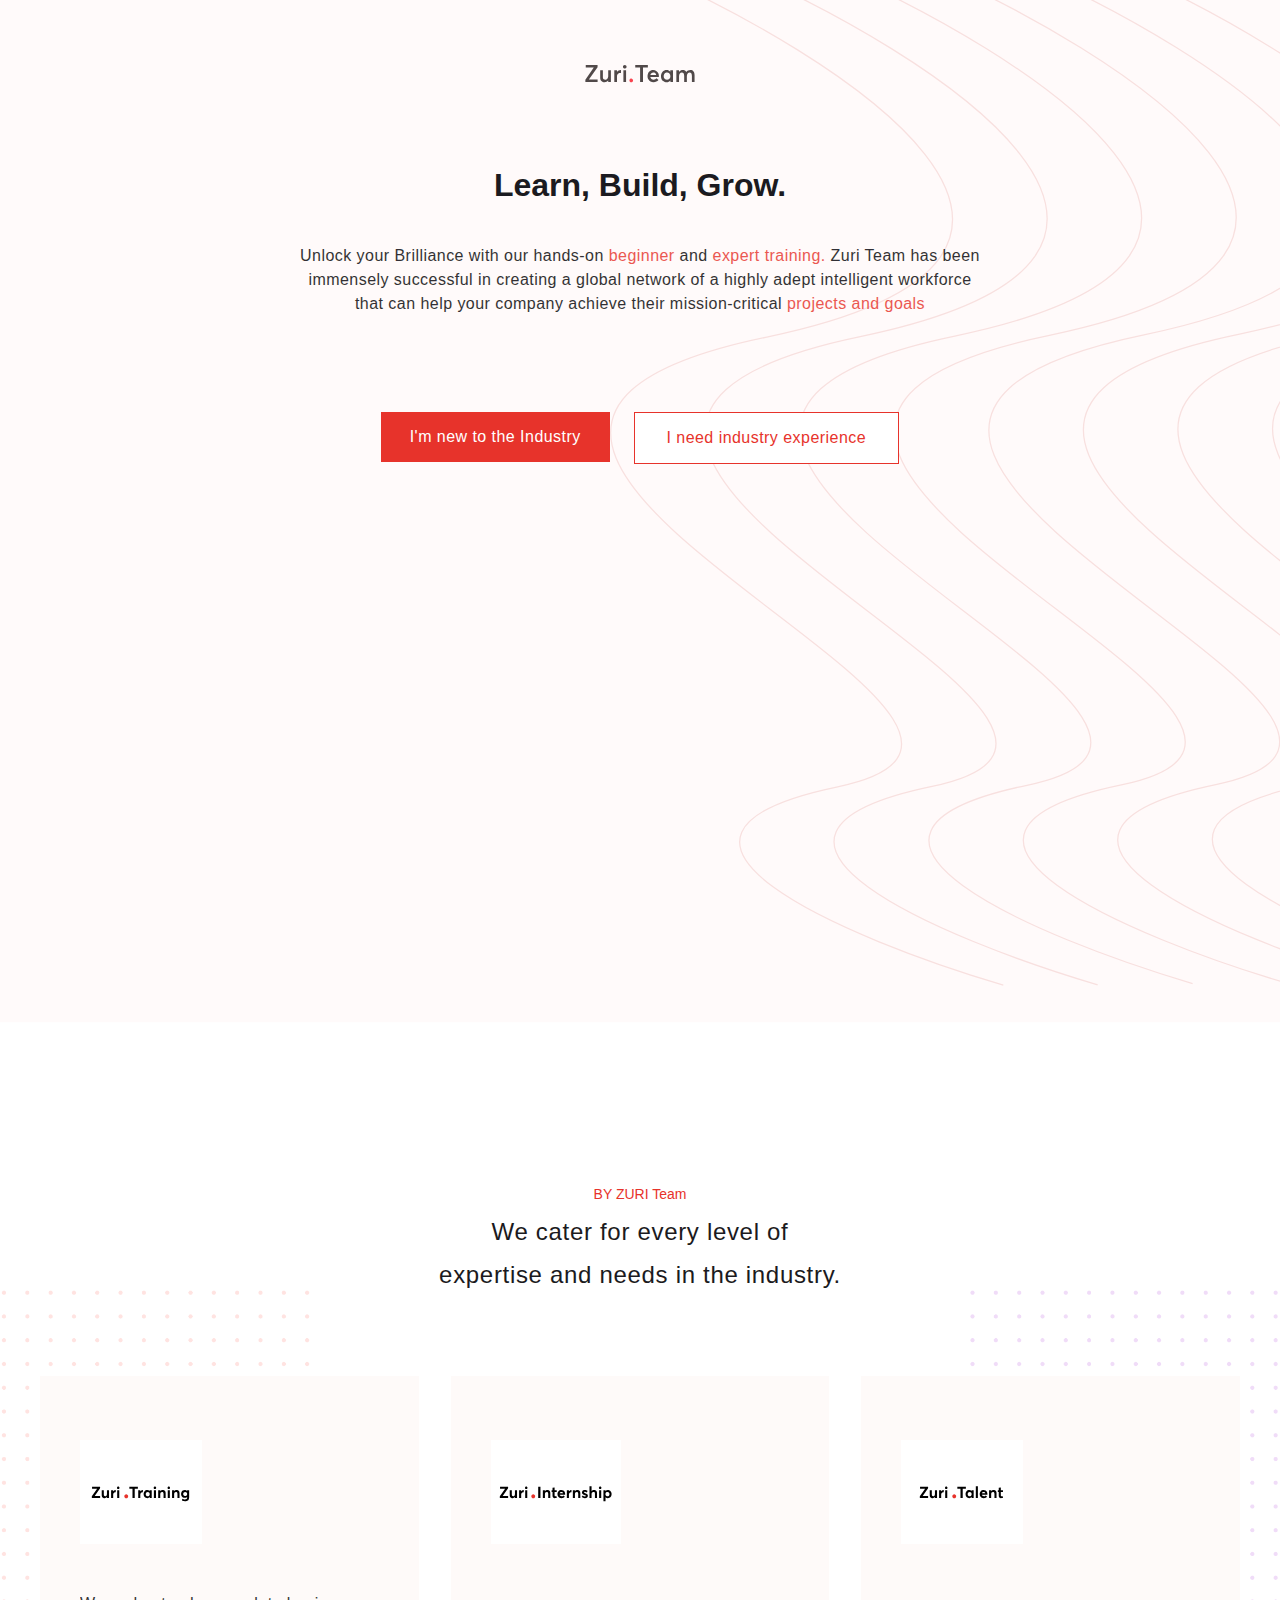
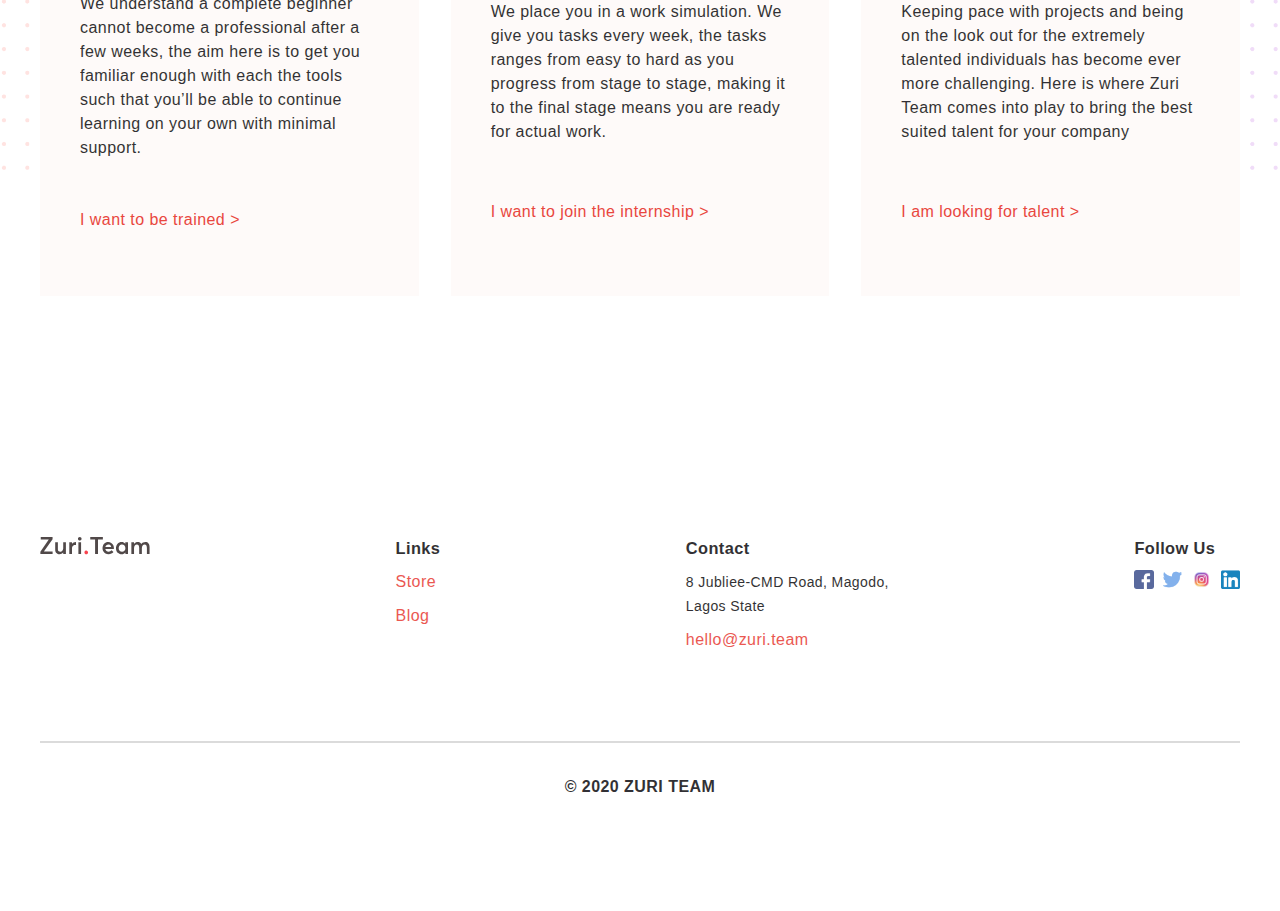
<file: index.html>
<!DOCTYPE html>
<html lang="en">
  <head>
    <meta charset="UTF-8" />
    <meta http-equiv="X-UA-Compatible" content="IE=edge" />
    <meta name="viewport" content="width=device-width, initial-scale=1.0" />
    <title>ZURI | Learn, Build, Grow.</title>
    <link rel="icon" type="image/x-icon" href="img/title-logo.jpg" />
    <link rel="stylesheet" href="style.css" />
  </head>
  <body class="index_body">
    <!-- Hero Section -->
    <section class="hero">
      <!-- Hero Logo -->
      <div class="hero_logo">
        <img src="./img/home/zuri-logo-full.svg" alt="Zuri Logo" />
      </div>

      <!-- Hero Text -->
      <div class="hero_txt">
        <h1>Learn, Build, Grow.</h1>
        <p>
          Unlock your Brilliance with our hands-on <a href="#">beginner</a> and
          <a href="#">expert training.</a> Zuri Team has been immensely
          successful in creating a global network of a highly adept intelligent
          workforce that can help your company achieve their mission-critical
          <a href="#">projects and goals</a>
        </p>
      </div>

      <!-- Hero Buttons -->
      <div class="hero_btns">
        <a href="industrynew.html"
          ><button class="hero_btn1 btns">I'm new to the Industry</button></a
        >
        <a href="industryexp.html"
          ><button class="hero_btn2 btns">I need industry experience</button></a
        >
      </div>
    </section>

    <!-- Programs Section -->
    <section class="programs">
      <h4>BY ZURI Team</h4>
      <p>
        We cater for every level of <br />
        expertise and needs in the industry.
      </p>

      <div class="bg_left"></div>
      <div class="bg_right"></div>

      <div class="program_cards_cont">
        <div class="program_cards">
          <img
            src="./img/home/zuri-training-img.svg"
            alt="Zuri Training Logo"
          />
          <p>
            We understand a complete beginner cannot become a professional after
            a few weeks, the aim here is to get you familiar enough with each
            the tools such that you’ll be able to continue learning on your own
            with minimal support.
          </p>
          <a href="#">I want to be trained ></a>
        </div>
        <div class="program_cards">
          <img
            src="./img/home/zuri-internship-img.svg"
            alt="Zuri Internship Logo"
          />
          <p>
            We place you in a work simulation. We give you tasks every week, the
            tasks ranges from easy to hard as you progress from stage to stage,
            making it to the final stage means you are ready for actual work.
          </p>
          <a href="#">I want to join the internship ></a>
        </div>
        <div class="program_cards">
          <img src="./img/home/zuri-talent-img.svg" alt="Zuri Talent Logo" />
          <p>
            Keeping pace with projects and being on the look out for the
            extremely talented individuals has become ever more challenging.
            Here is where Zuri Team comes into play to bring the best suited
            talent for your company
          </p>
          <a href="#">I am looking for talent ></a>
        </div>
      </div>
    </section>

    <footer>
      <div class="foot_main">
        <figure>
          <img src="./img/home/zuri-logo-full.svg" alt="Zuri Logo" />
        </figure>

        <ul>
          <li><h3>Links</h3></li>
          <li><a href="#">Store</a></li>
          <li><a href="#">Blog</a></li>
        </ul>

        <ul>
          <li><h3>Contact</h3></li>
          <li>
            8 Jubliee-CMD Road, Magodo, <br />
            Lagos State
          </li>
          <li><a href="#">hello@zuri.team</a></li>
        </ul>

        <ul>
          <li><h3>Follow Us</h3></li>
          <ul class="sm_links">
            <li>
              <a href="#"><img src="./img/home/fb.png" alt="Facebook" /></a>
            </li>
            <li>
              <a href="#"><img src="./img/home/twitter.png" alt="Twitter" /></a>
            </li>
            <li>
              <a href="#"><img src="./img/home/IG.png" alt="Instagram" /></a>
            </li>
            <li>
              <a href="#"><img src="./img/home/in.png" alt="LinkedIn" /></a>
            </li>
          </ul>
        </ul>
      </div>

      <hr />

      <p>© 2020 ZURI TEAM</p>
    </footer>
  </body>
</html>
</file>
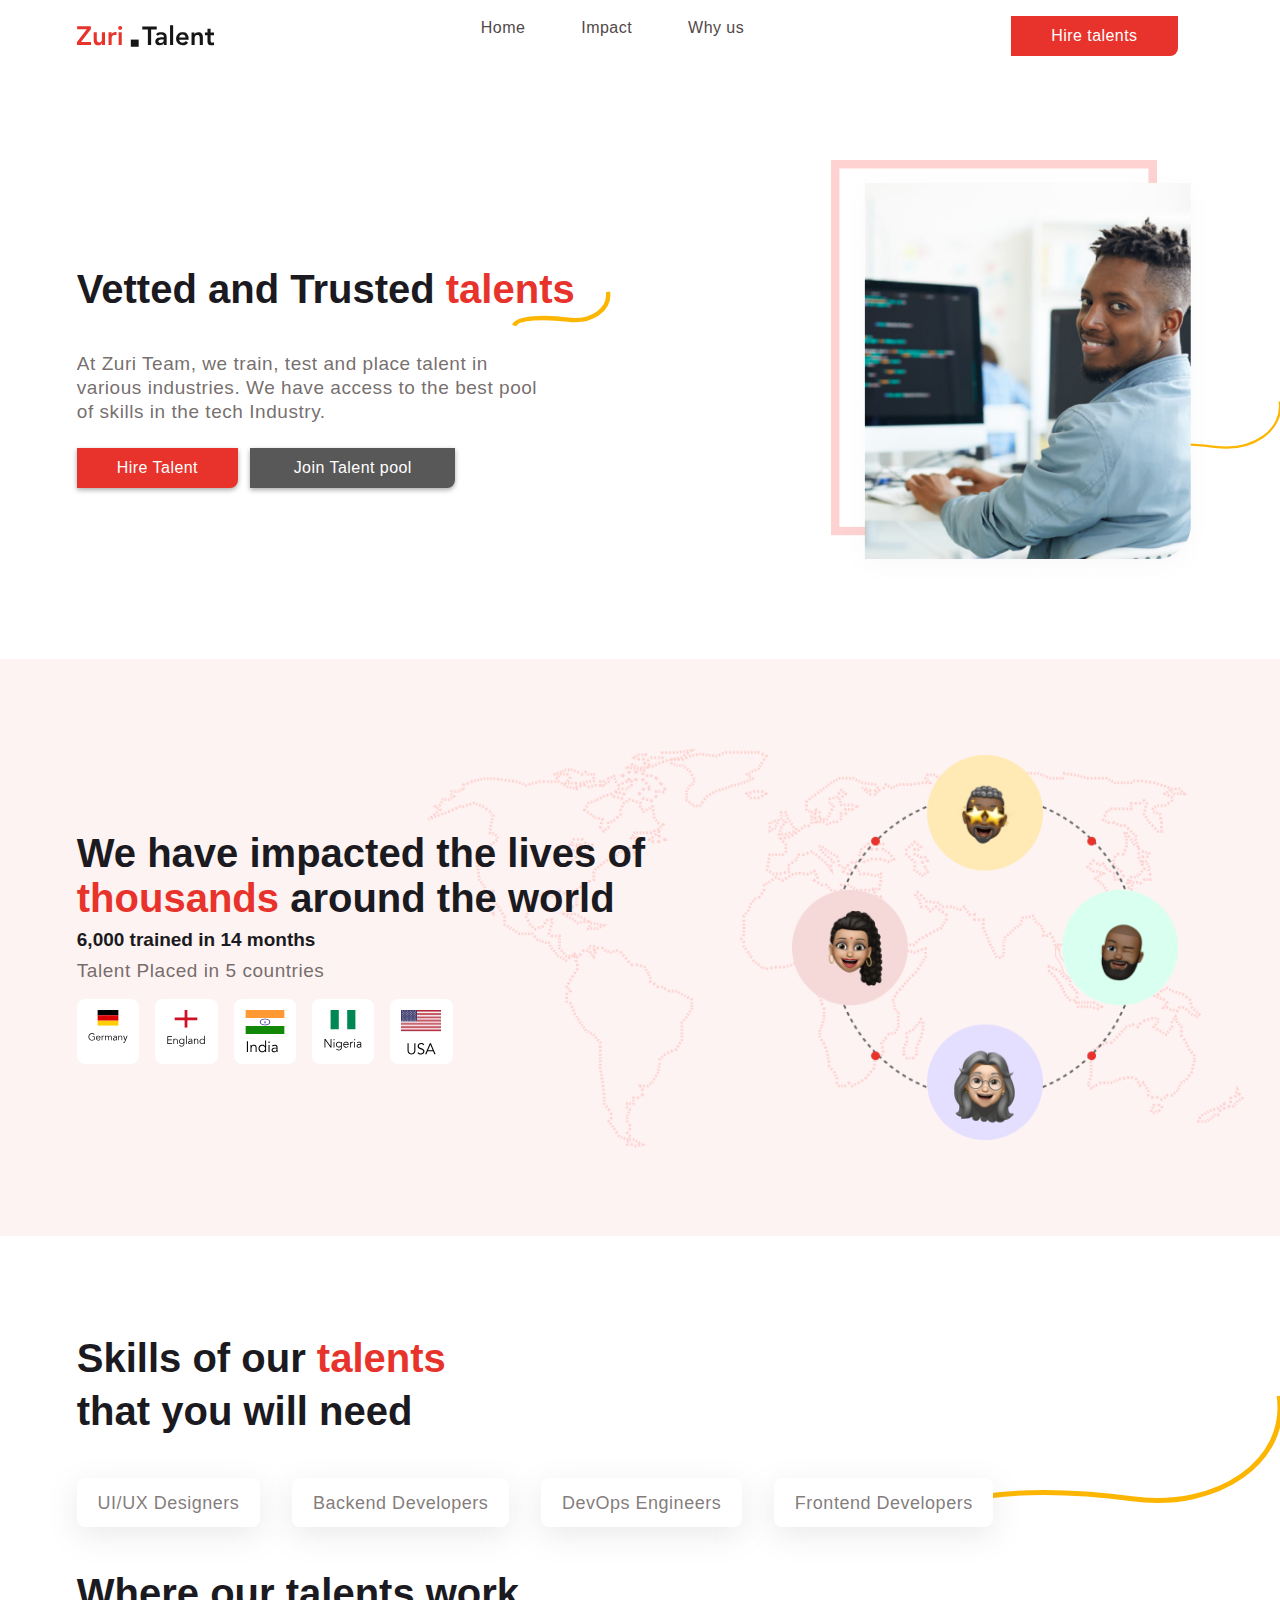
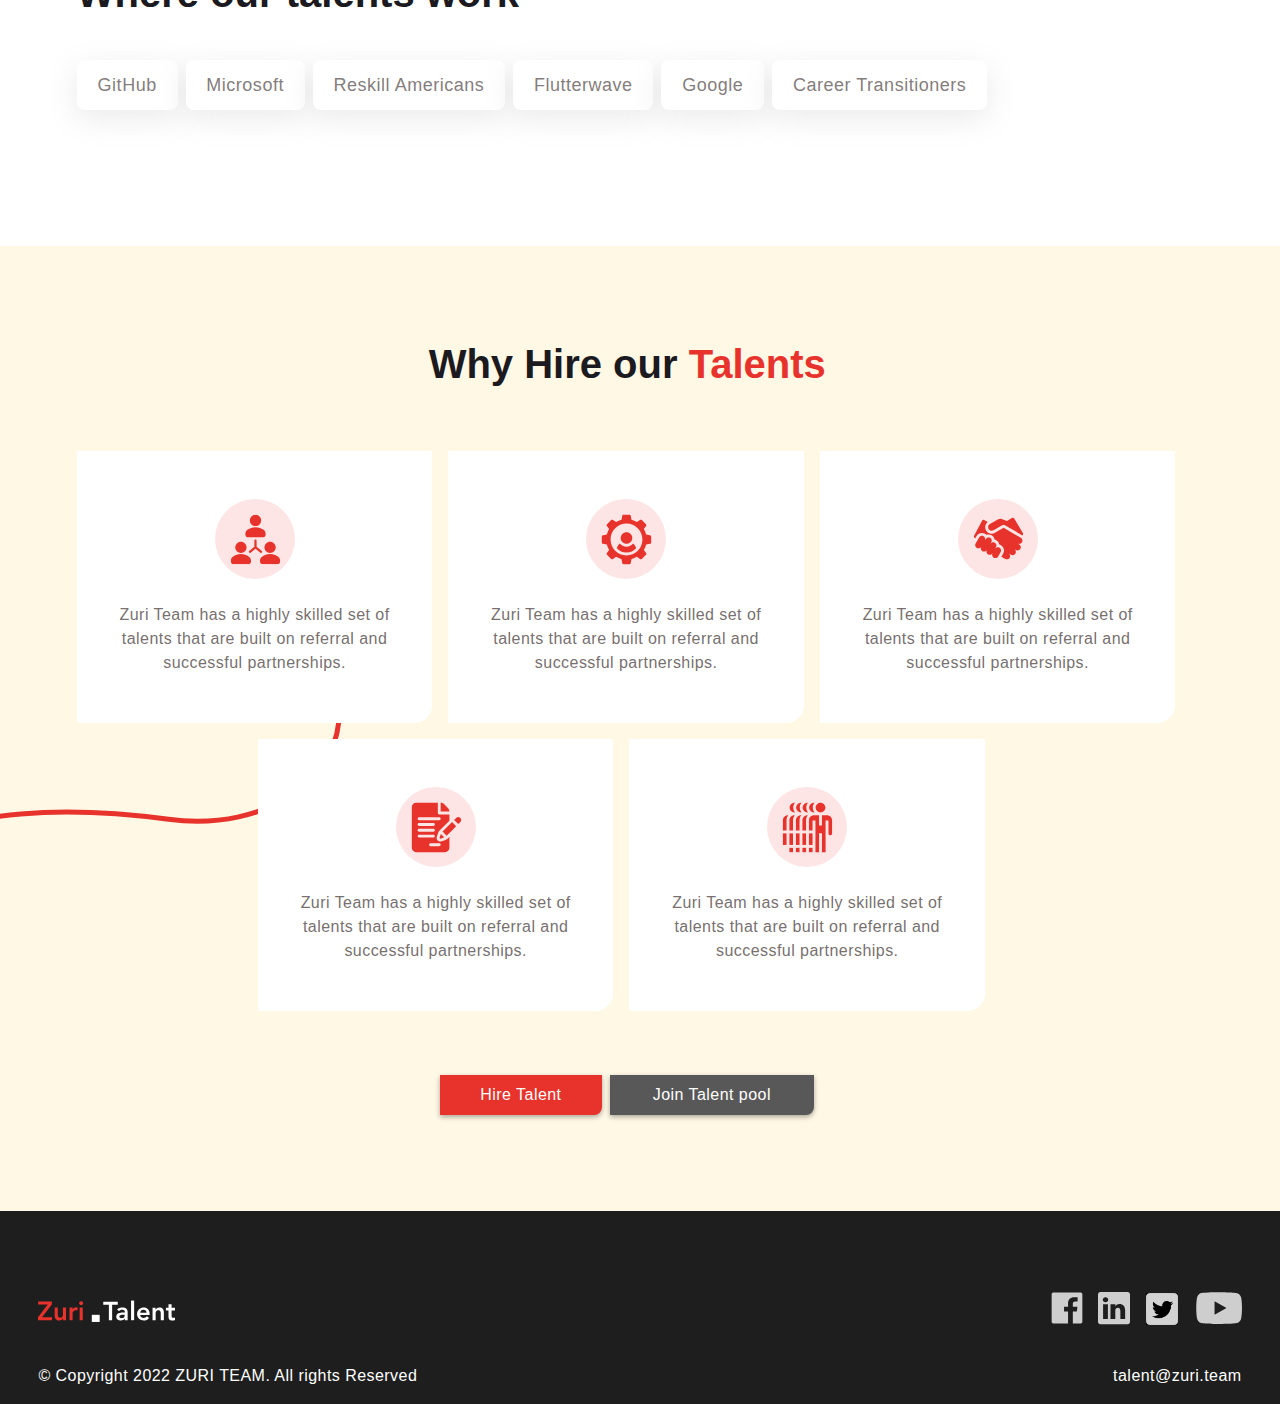
<file: industryexp.html>
<!DOCTYPE html>
<html lang="en">
  <head>
    <meta charset="UTF-8" />
    <meta http-equiv="X-UA-Compatible" content="IE=edge" />
    <meta name="viewport" content="width=device-width, initial-scale=1.0" />
    <title>Zuri</title>
    <link rel="icon" type="image/x-icon" href="img/title-logo.jpg" />
    <link rel="stylesheet" href="style.css" />
  </head>
  <body class="IE_body">
    <!-- NAV BAR -->
    <nav>
      <img src="./img/industryexp/logo2.svg" alt="I4G + Zuri training" />

      <ul>
        <li><a href="#IE_hero">Home</a></li>
        <li><a href="#IE_impacted">Impact</a></li>
        <li><a href="#IE_whyus">Why us</a></li>
      </ul>
      <button class="hire_talent">Hire talents</button>
    </nav>

    <!-- HERO SECTION -->
    <section id="IE_hero">
      <div class="IE_hero_txt">
        <h1>Vetted and Trusted <span class="red_txt">talents</span></h1>
        <img src="./img/industryexp/thick2.svg" alt="line" />
        <p>
          At Zuri Team, we train, test and place talent in various industries.
          We have access to the best pool of skills in the tech Industry.
        </p>
        <div class="IE_hero_btns">
          <button class="hire_talent">Hire Talent</button>
          <button class="talent_pool">Join Talent pool</button>
        </div>
      </div>

      <div class="IE_hero_img">
        <img src="./img/industryexp/section1.png" alt="section1 image" />
      </div>

      <img src="./img/industryexp/line1.svg" alt="line" />
    </section>

    <!-- IMPACTED SECTION -->
    <section id="IE_impacted">
      <div class="IE_impacted_left">
        <h2>
          We have impacted the lives of
          <span class="red_txt">thousands</span> around the world
        </h2>
        <h4>6,000 trained in 14 months</h4>
        <p>Talent Placed in 5 countries</p>
        <div class="impacted_countries_cont">
          <div class="impacted_countries">
            <img src="./img/industryexp/GER.svg" alt="germany" />
          </div>
          <div class="impacted_countries">
            <img src="./img/industryexp/ENG.svg" alt="england" />
          </div>

          <div class="impacted_countries">
            <img src="./img/industryexp/ind.svg" alt="india" />
          </div>

          <div class="impacted_countries">
            <img src="./img/industryexp/NIG.svg" alt="nigeria" />
          </div>

          <div class="impacted_countries">
            <img src="./img/industryexp/ussa.svg" alt="USA" />
          </div>
        </div>
      </div>
      <img src="./img/industryexp/section2.png" alt="" />
    </section>

    <!-- SKILLS SECTION -->
    <section class="IE_skills">
      <img src="./img/industryexp/line1.svg" alt="line" />
      <h2>
        Skills of our <span class="red_txt">talents</span> that you will need
      </h2>
      <div class="IE_skills_cont">
        <div class="skills_item">
          <p>UI/UX Designers</p>
        </div>
        <div class="skills_item">
          <p>Backend Developers</p>
        </div>
        <div class="skills_item">
          <p>DevOps Engineers</p>
        </div>
        <div class="skills_item">
          <p>Frontend Developers</p>
        </div>
      </div>

      <h2>Where our talents work</h2>
      <div class="IE_skills_cont">
        <div class="skills_item">
          <p>GitHub</p>
        </div>
        <div class="skills_item">
          <p>Microsoft</p>
        </div>
        <div class="skills_item">
          <p>Reskill Americans</p>
        </div>
        <div class="skills_item">
          <p>Flutterwave</p>
        </div>
        <div class="skills_item">
          <p>Google</p>
        </div>
        <div class="skills_item">
          <p>Career Transitioners</p>
        </div>
      </div>
    </section>

    <!-- WHY US SECTION -->
    <section id="IE_whyus">
      <h2>Why Hire our <span class="red_txt">Talents</span></h2>

      <div class="whyus_card_cont">
        <div class="whyus_cards">
          <img src="./img/industryexp/people.svg" alt="" />
          <p>
            Zuri Team has a highly skilled set of talents that are built on
            referral and successful partnerships.
          </p>
        </div>
        <div class="whyus_cards">
          <img src="./img/industryexp/mech.svg" alt="" />
          <p>
            Zuri Team has a highly skilled set of talents that are built on
            referral and successful partnerships.
          </p>
        </div>
        <div class="whyus_cards">
          <img src="./img/industryexp/hand.svg" alt="" />
          <p>
            Zuri Team has a highly skilled set of talents that are built on
            referral and successful partnerships.
          </p>
        </div>

        <div class="whyus_cards"></div>

        <div class="whyus_cards">
          <img src="./img/industryexp/write.svg" alt="" />
          <p>
            Zuri Team has a highly skilled set of talents that are built on
            referral and successful partnerships.
          </p>
        </div>

        <div class="whyus_cards">
          <img src="./img/industryexp/many.svg" alt="" />
          <p>
            Zuri Team has a highly skilled set of talents that are built on
            referral and successful partnerships.
          </p>
        </div>

        <div class="whyus_cards"></div>
      </div>

      <div class="whyus_btns">
        <button class="hire_talent">Hire Talent</button>
        <button class="talent_pool">Join Talent pool</button>
      </div>

      <img src="./img/industryexp/rope.svg" alt="red line" />
    </section>

    <footer>
      <div class="footer_top">
        <img src="./img/industryexp/logo.svg" alt="Logo" />
        <div class="footer_top_social">
          <a href="#"
            ><img src="./img/industryexp/facebook.svg" alt="facebook"
          /></a>
          <a href="#"
            ><img src="./img/industryexp/linkd.svg" alt="LinkedIn"
          /></a>
          <a href="#">
            <img src="./img/industryexp/twit.png" alt="twitter"
          /></a>
          <a href="#">
            <img
              src="./img/industryexp/youtube.svg"
              alt="youtube"
              class="youtube"
          /></a>
        </div>
      </div>

      <div class="footer_bottom">
        <p>© Copyright 2022 ZURI TEAM. All rights Reserved</p>

        <div class="footer_priv">
          <a href="#">talent@zuri.team </a>
        </div>
      </div>
    </footer>
  </body>
</html>
</file>
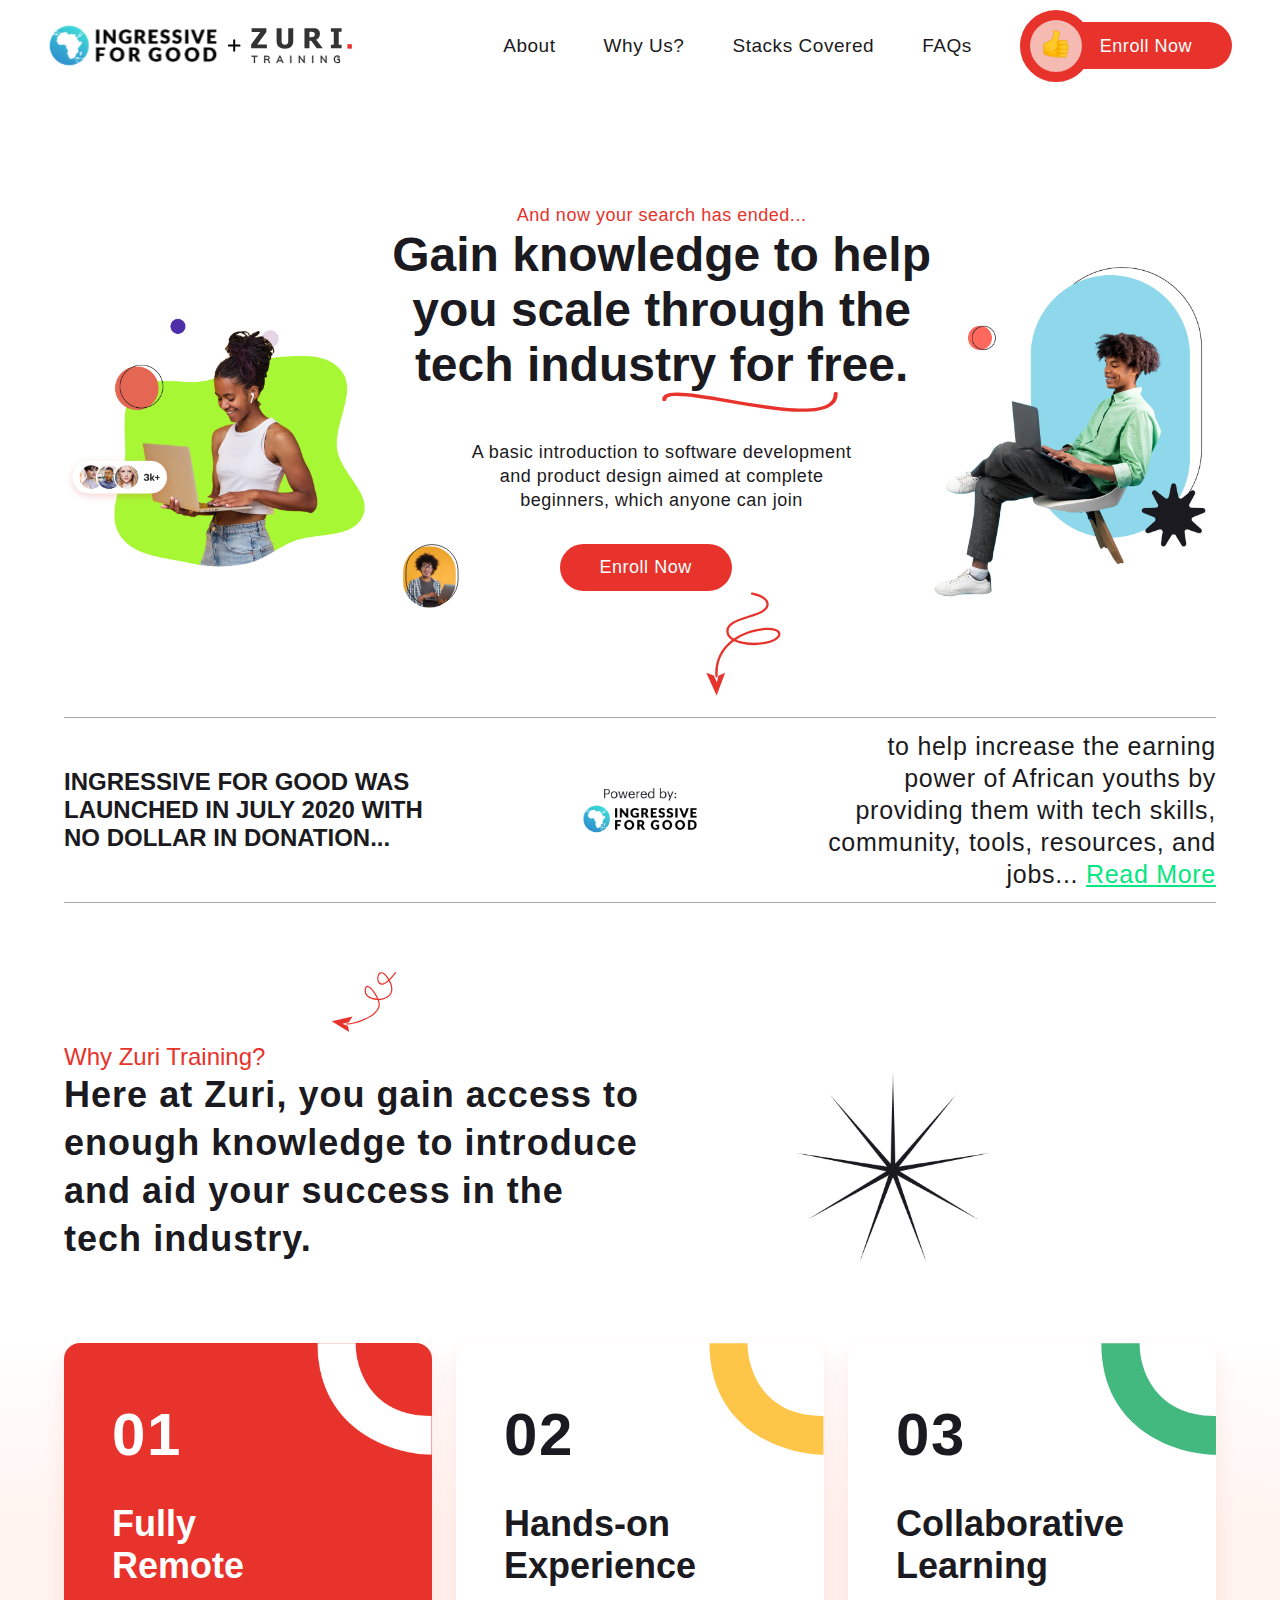
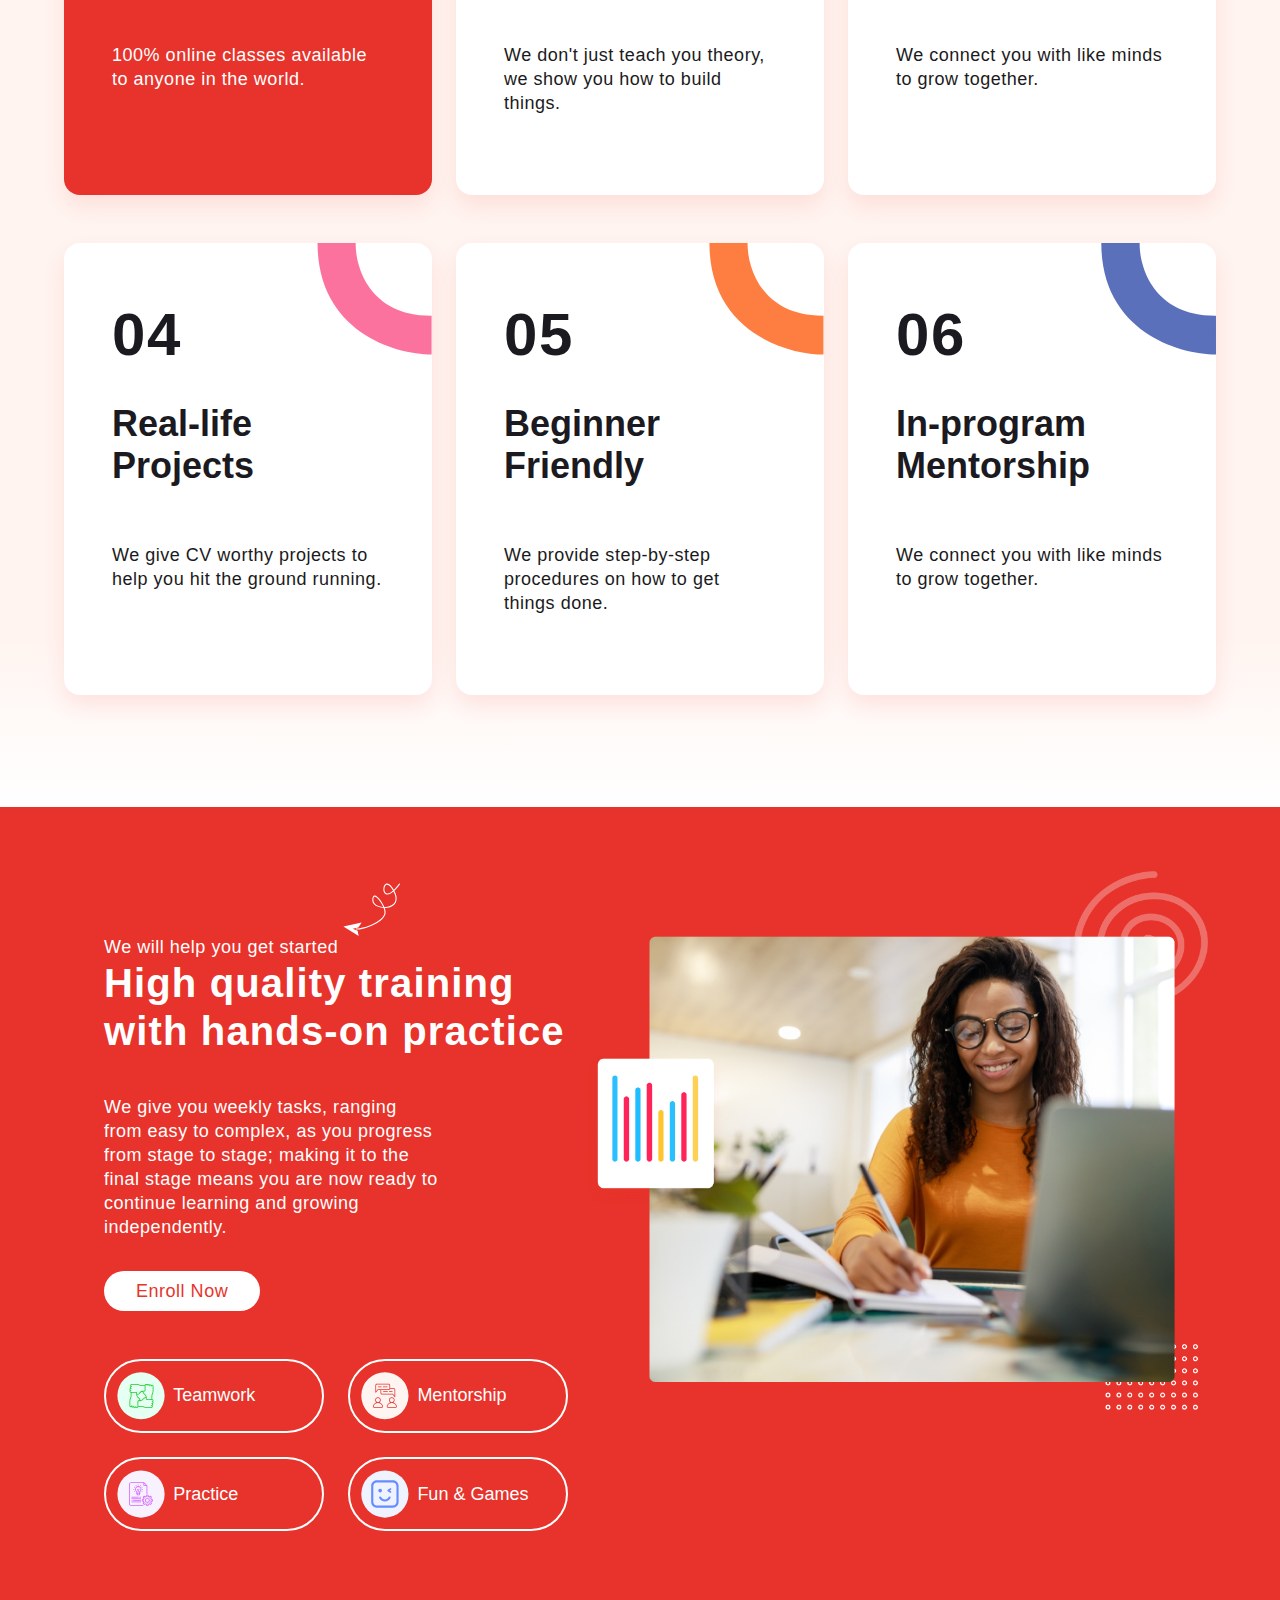
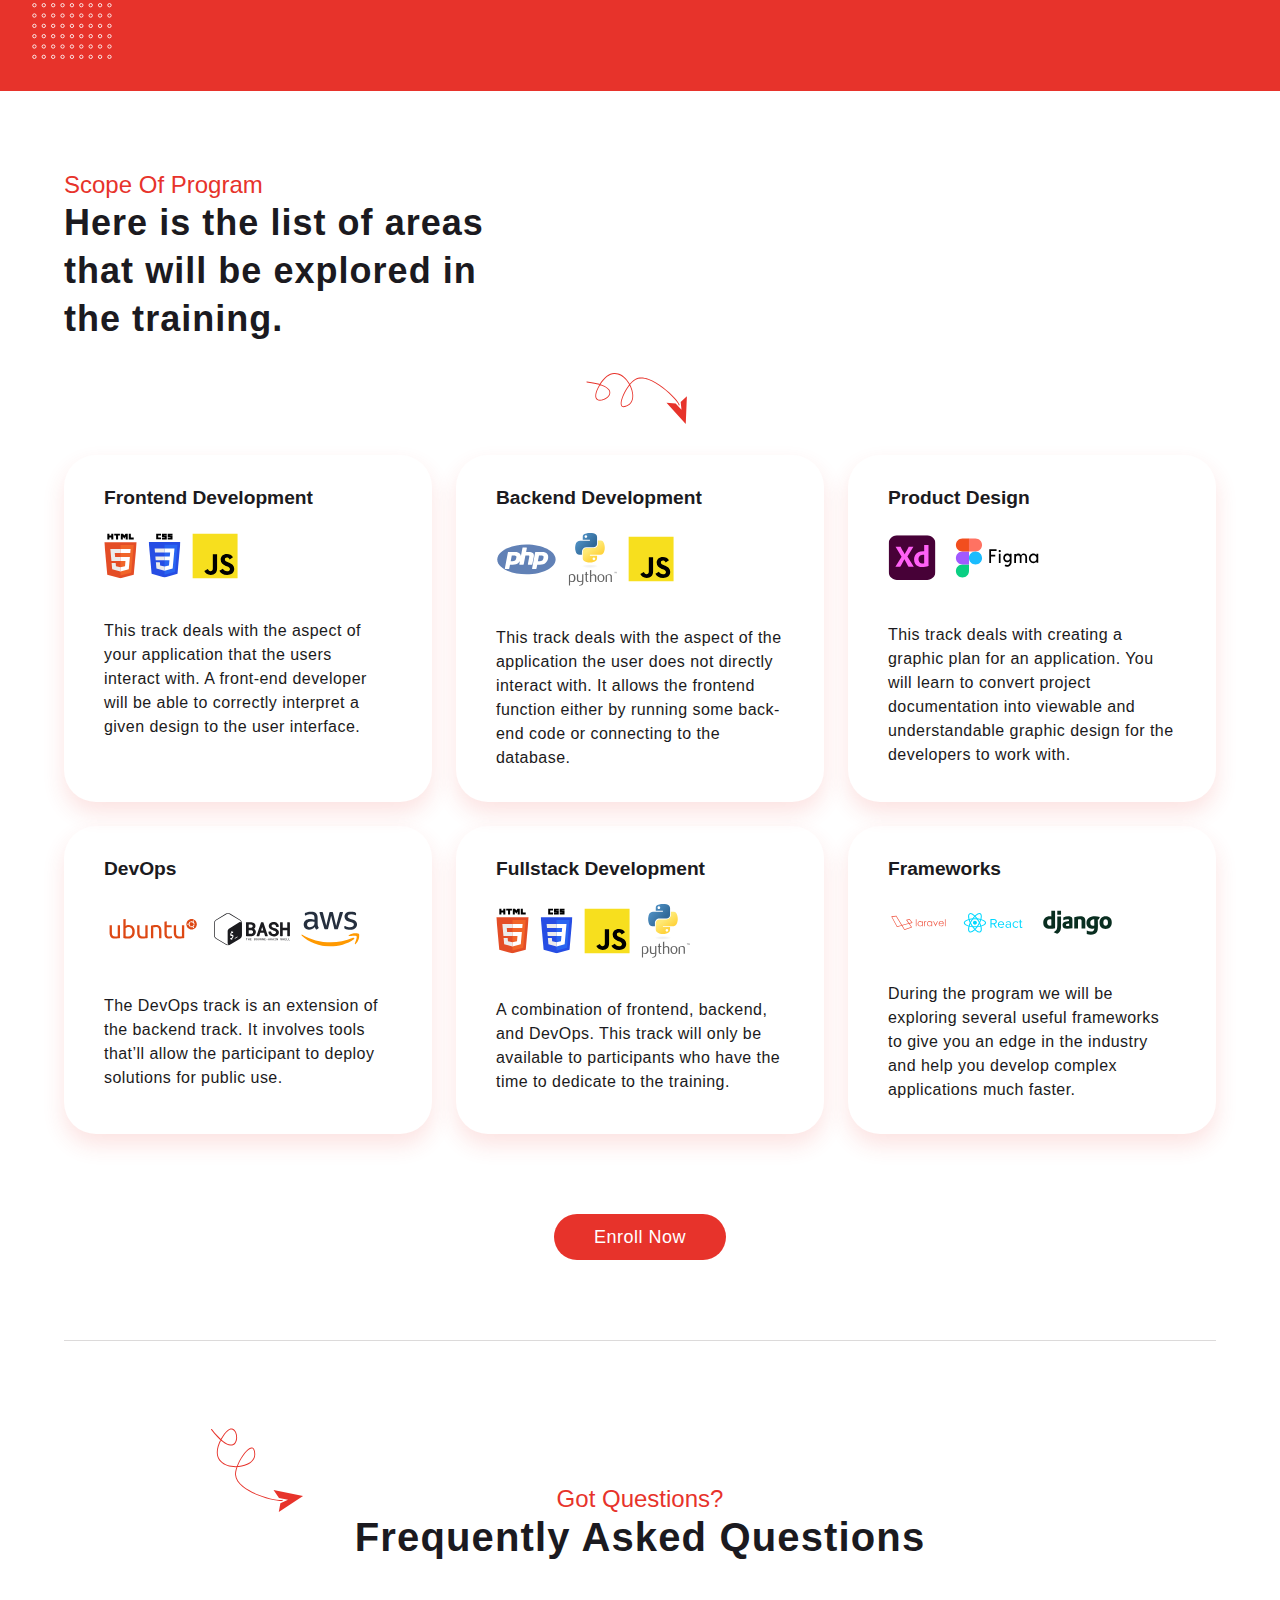
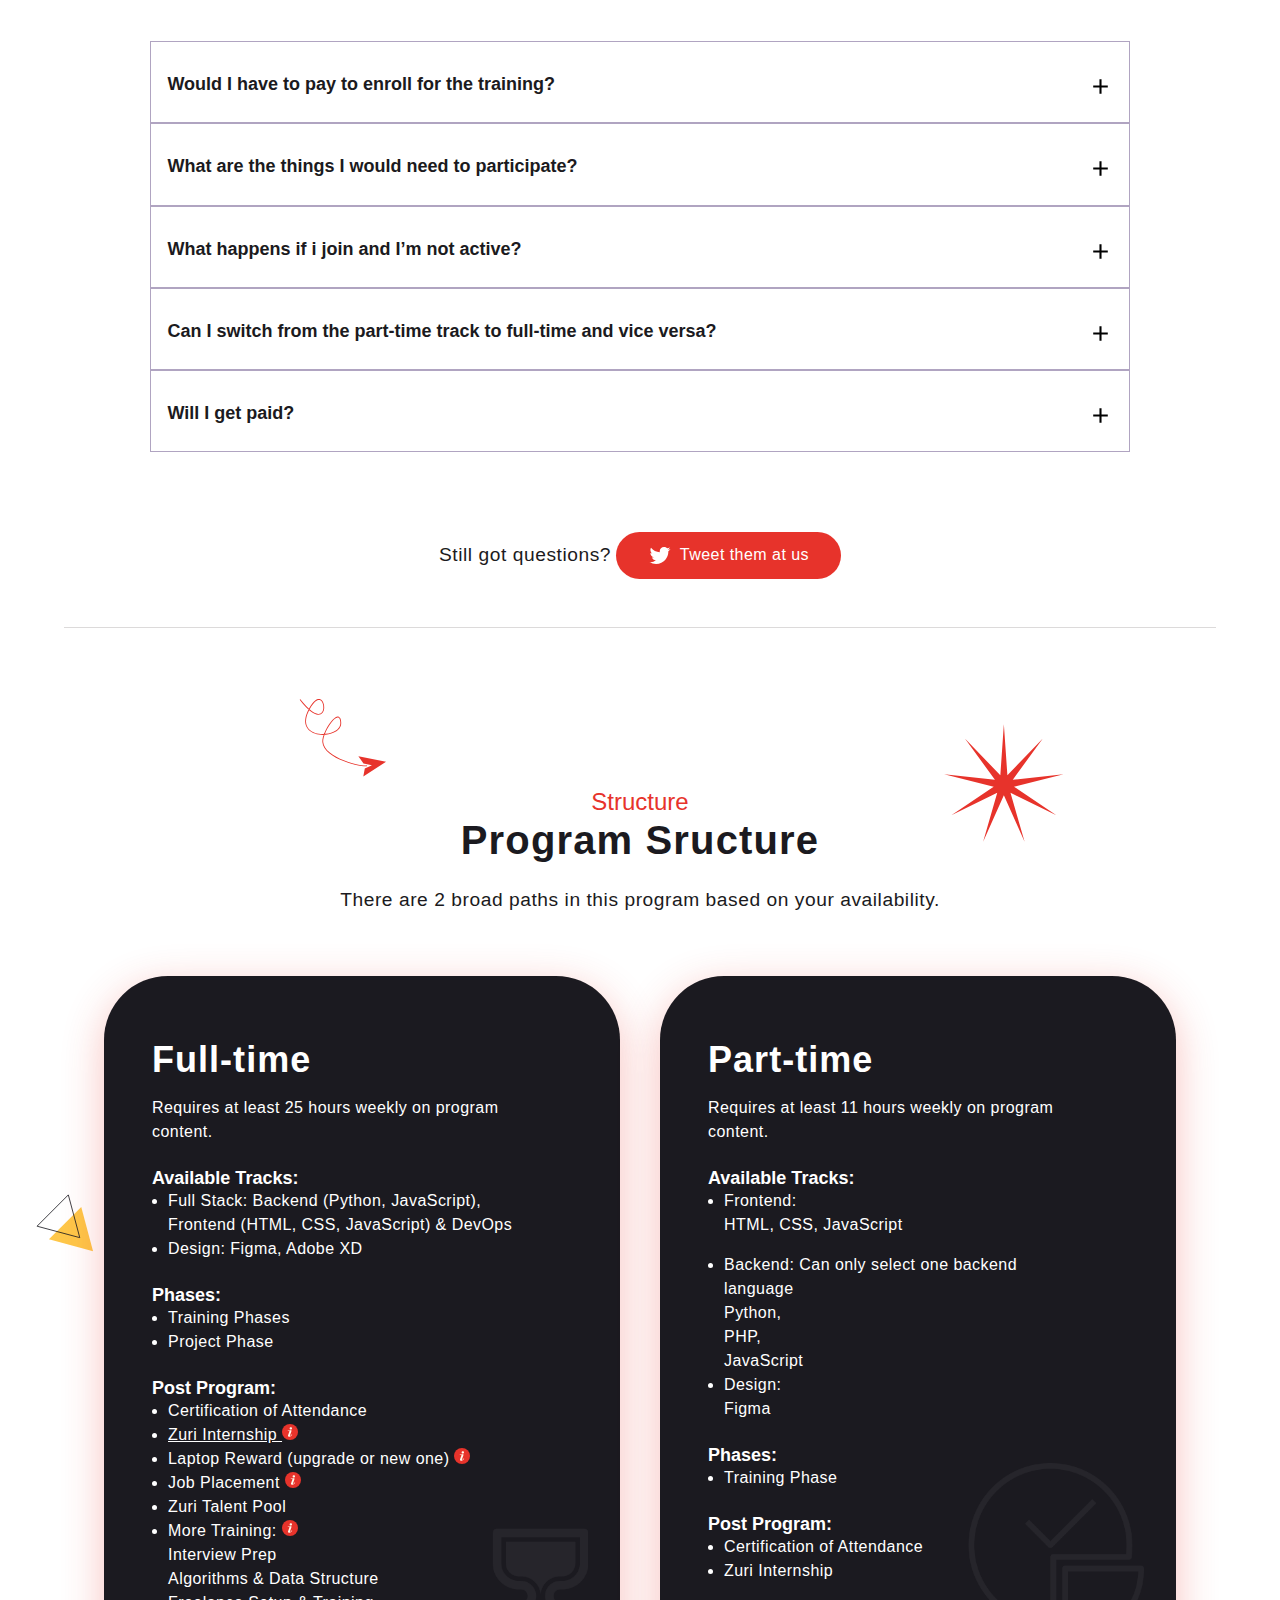
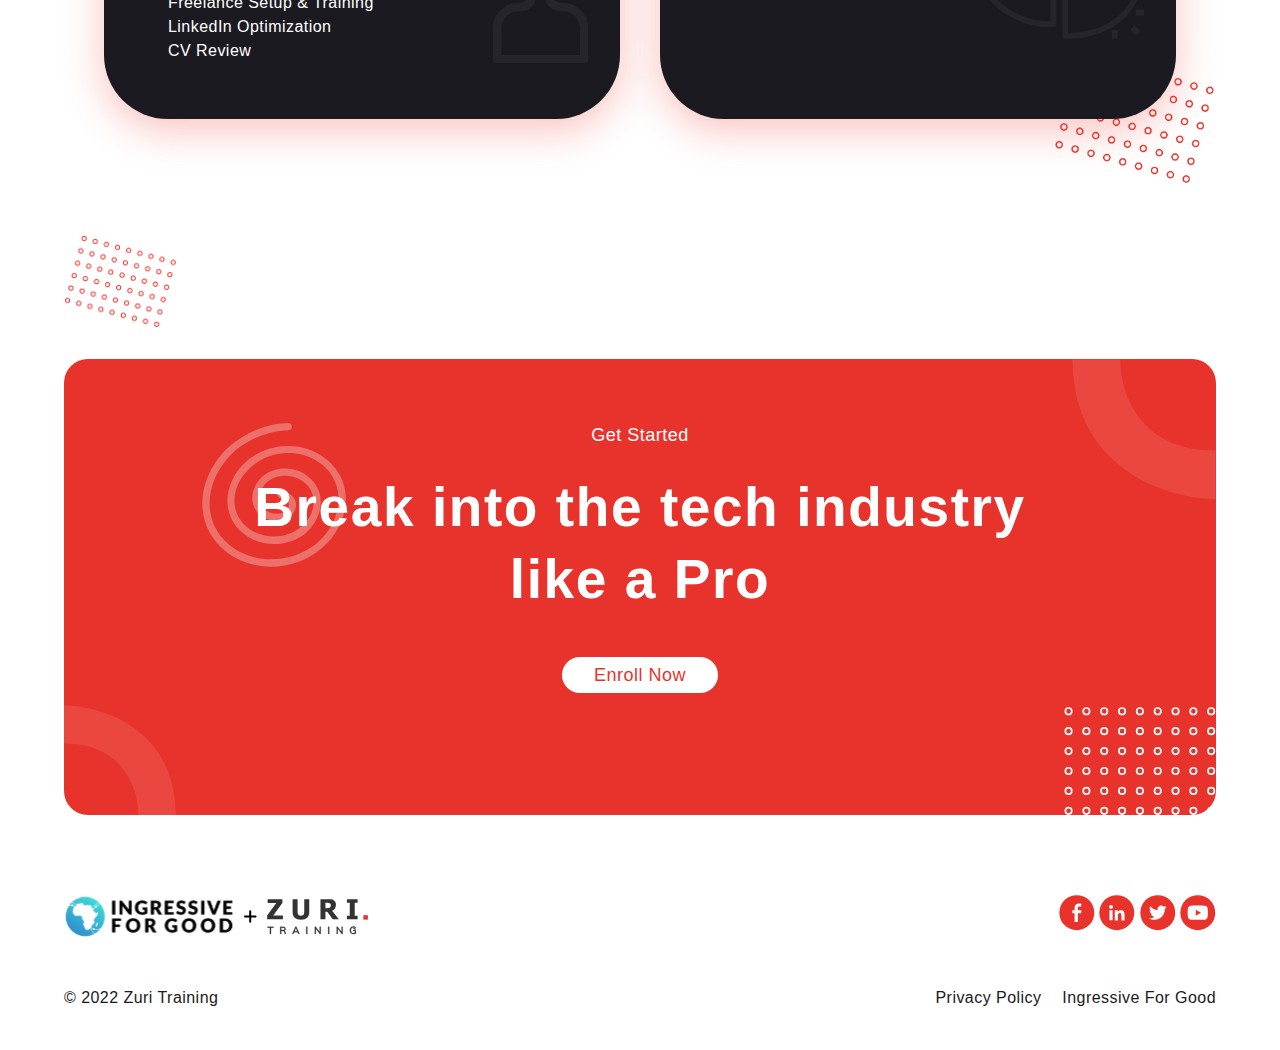
<file: industrynew.html>
<!DOCTYPE html>
<html lang="en">
  <head>
    <meta charset="UTF-8" />
    <meta http-equiv="X-UA-Compatible" content="IE=edge" />
    <meta name="viewport" content="width=device-width, initial-scale=1.0" />
    <title>Zuri</title>
    <link rel="icon" type="image/x-icon" href="img/title-logo.jpg" />
    <link rel="stylesheet" href="style.css" />
  </head>
  <body class="IN_body">
    <!-- Nav Bar -->
    <nav>
      <img src="./img/industrynew/logo.svg" alt="I4G + Zuri training" />
      <ul>
        <li><a href="#IN_about">About</a></li>
        <li><a href="#IN_whyzuri">Why Us?</a></li>
        <li><a href="#IN_scope">Stacks Covered</a></li>
        <li><a href="#IN_faq">FAQs</a></li>
        <li>
          <a href="#">
            <img src="./img/industrynew/thumbs.png" alt="thumbs up" />
            <button class="enroll">Enroll Now</button>
          </a>
        </li>
      </ul>
    </nav>

    <!-- Hero Section -->
    <section class="IN_hero">
      <img src="./img/industrynew/lady1.jpg" alt="girl" />

      <div class="IN_hero_txt">
        <p>And now your search has ended...</p>

        <h1>
          Gain knowledge to help you scale through the tech industry for free.
        </h1>

        <img src="./img/industrynew/line.svg" alt="curved line" />

        <p>
          A basic introduction to software development and product design aimed
          at complete beginners, which anyone can join
        </p>

        <img src="./img/industrynew/male2.svg" alt="boy" class="tinyman" />

        <div>
          <a href="#"><button class="enroll">Enroll Now</button></a>
          <img
            src="./img/industrynew/section1wire.svg"
            alt="twisted arrow line"
            class="hero_wire"
          />
        </div>
      </div>

      <img src="./img/industrynew/male1.jpg" alt="boy" />
    </section>

    <!-- About Us Section -->
    <section id="IN_about">
      <h2>
        INGRESSIVE FOR GOOD WAS LAUNCHED IN JULY 2020 WITH NO DOLLAR IN
        DONATION...
      </h2>

      <img
        src="./img/industrynew/ingresive.jpg"
        alt="Powered by Ingressive for good"
      />
      <p>
        to help increase the earning power of African youths by providing them
        with tech skills, community, tools, resources, and jobs...
        <a href="#">Read More</a>
      </p>
    </section>

    <!-- Why Zuri Section -->
    <section id="IN_whyzuri">
      <img
        src="./img/industrynew/section3wire.svg"
        alt="Twisted arrow"
        class="whyzuri_wire"
      />

      <h2>Why Zuri Training?</h2>
      <div class="whyzuri_head">
        <p>
          Here at Zuri, you gain access to enough knowledge to introduce and aid
          your success in the tech industry.
        </p>
        <img src="./img/industrynew/Star.jpg" alt="star design" />
      </div>

      <div class="whyzuri_card_cont">
        <div class="whyzuri_cards">
          <img src="./img/industrynew/curve1.png" alt="white curve" />
          <p class="card_no">01</p>
          <h3>
            Fully <br />
            Remote
          </h3>
          <p>100% online classes available to anyone in the world.</p>
        </div>

        <div class="whyzuri_cards">
          <img src="./img/industrynew/curve.svg" alt="yellow curve" />
          <p class="card_no">02</p>
          <h3>
            Hands-on <br />
            Experience
          </h3>
          <p>
            We don't just teach you theory, we show you how to build things.
          </p>
        </div>

        <div class="whyzuri_cards">
          <img src="./img/industrynew/curve3.svg" alt="green curve" />
          <p class="card_no">03</p>
          <h3>
            Collaborative <br />
            Learning
          </h3>
          <p>We connect you with like minds to grow together.</p>
        </div>

        <div class="whyzuri_cards">
          <img src="./img/industrynew/curve4.svg" alt="pink curve" />
          <p class="card_no">04</p>
          <h3>
            Real-life <br />
            Projects
          </h3>
          <p>We give CV worthy projects to help you hit the ground running.</p>
        </div>

        <div class="whyzuri_cards">
          <img src="./img/industrynew/curve5.svg" alt="orange curve" />
          <p class="card_no">05</p>
          <h3>
            Beginner <br />
            Friendly
          </h3>
          <p>We provide step-by-step procedures on how to get things done.</p>
        </div>

        <div class="whyzuri_cards">
          <img src="./img/industrynew/curve6.svg" alt="blue curve" />
          <p class="card_no">06</p>
          <h3>
            In-program <br />
            Mentorship
          </h3>
          <p>We connect you with like minds to grow together.</p>
        </div>
      </div>
    </section>

    <!-- Quality Training Section -->
    <section class="quality_training">
      <img src="./img/industrynew/white_wire.svg" alt="twisted arrow design" />

      <div class="quality_training_left">
        <p>We will help you get started</p>
        <p>High quality training with hands-on practice</p>
        <p>
          We give you weekly tasks, ranging from easy to complex, as you
          progress from stage to stage; making it to the final stage means you
          are now ready to continue learning and growing independently.
        </p>
        <a href="#" class="white_enroll">Enroll Now</a>

        <div class="qual_btn_cont">
          <div class="qual_btns">
            <img src="./img/industrynew/hand.svg" alt="hands" />
            Teamwork
          </div>
          <div class="qual_btns">
            <img src="./img/industrynew/mentor.svg" alt="mentor" />
            Mentorship
          </div>
          <div class="qual_btns">
            <img src="./img/industrynew/practice.svg" alt="practice" />
            Practice
          </div>
          <div class="qual_btns">
            <img src="./img/industrynew/games.svg" alt="games" />
            Fun & Games
          </div>
        </div>
      </div>

      <img src="./img/industrynew/square_dots.svg" alt="dot design" />

      <div class="quality_training_right">
        <img src="./img/industrynew/section5-image.png" alt="section image" />
      </div>
    </section>

    <!-- Scope of the prog. Section -->
    <section id="IN_scope">
      <h2>Scope Of Program</h2>
      <p>Here is the list of areas that will be explored in the training.</p>
      <img
        src="./img/industrynew/section6.svg"
        alt="Twisted arrow"
        class="scope_wire"
      />
      <div class="scope_card_cont">
        <div class="scope_cards">
          <h4>Frontend Development</h4>
          <div class="scope_card_imgs">
            <img src="./img/industrynew/html.svg" alt="html" width="44px" />
            <img src="./img/industrynew/css.svg" alt="css" width="44px" />
            <img src="./img/industrynew/js.svg" alt="js" width="57px" />
          </div>
          <p>
            This track deals with the aspect of your application that the users
            interact with. A front-end developer will be able to correctly
            interpret a given design to the user interface.
          </p>
        </div>

        <div class="scope_cards">
          <h4>Backend Development</h4>
          <div class="scope_card_imgs">
            <img src="./img/industrynew/php.svg" alt="php" width="72px" />
            <img src="./img/industrynew/py.svg" alt="python" width="60px" />
            <img src="./img/industrynew/js.svg" alt="javascript" width="57px" />
          </div>
          <p>
            This track deals with the aspect of the application the user does
            not directly interact with. It allows the frontend function either
            by running some back-end code or connecting to the database.
          </p>
        </div>

        <div class="scope_cards">
          <h4>Product Design</h4>
          <div class="scope_card_imgs">
            <img
              src="./img/industrynew/adobe_xd.svg"
              alt="adobe xd"
              width="59px"
            />
            <img src="./img/industrynew/figma.svg" alt="figma" width="111px" />
          </div>
          <p>
            This track deals with creating a graphic plan for an application.
            You will learn to convert project documentation into viewable and
            understandable graphic design for the developers to work with.
          </p>
        </div>

        <div class="scope_cards">
          <h4>DevOps</h4>
          <div class="scope_card_imgs">
            <img
              src="./img/industrynew/ubuntu.svg"
              alt="ubuntu"
              width="110px"
            />
            <img src="./img/industrynew/bash.svg" alt="bash" width="87px" />
            <img src="./img/industrynew/aws.svg" alt="aws" width="70px" />
          </div>
          <p>
            The DevOps track is an extension of the backend track. It involves
            tools that’ll allow the participant to deploy solutions for public
            use.
          </p>
        </div>

        <div class="scope_cards">
          <h4>Fullstack Development</h4>
          <div class="scope_card_imgs">
            <img src="./img/industrynew/html.svg" alt="html" width="44px" />
            <img src="./img/industrynew/css.svg" alt="css" width="44px" />
            <img src="./img/industrynew/js.svg" alt="javascript" width="57px" />
            <img src="./img/industrynew/py.svg" alt="python" width="60px" />
          </div>
          <p>
            A combination of frontend, backend, and DevOps. This track will only
            be available to participants who have the time to dedicate to the
            training.
          </p>
        </div>

        <div class="scope_cards">
          <h4>Frameworks</h4>
          <div class="scope_card_imgs">
            <img
              src="./img/industrynew/laravel.svg"
              alt="laravel"
              width="72px"
            />
            <img src="./img/industrynew/react.svg" alt="react" width="80px" />
            <img src="./img/industrynew/django.svg" alt="django" width="86px" />
          </div>
          <p>
            During the program we will be exploring several useful frameworks to
            give you an edge in the industry and help you develop complex
            applications much faster.
          </p>
        </div>
      </div>

      <div><a href="#" class="enroll">Enroll Now</a></div>
    </section>

    <!-- FAQs Section -->
    <section id="IN_faq">
      <div class="faq_head">
        <img
          src="./img/industrynew/section7wire.svg"
          alt="Twisted arrow design"
        />
        <h2>Got Questions?</h2>
        <p>Frequently Asked Questions</p>
      </div>

      <div class="accordion">
        <div class="accordion_item">
          <label for="q1">
            <input type="checkbox" id="q1" />
            <h4>Would I have to pay to enroll for the training?</h4>
            <img src="./img/industrynew/plus.svg" alt="plus sign" />
            <p>
              No, the program is completely free thanks to Ingressive For Good
            </p>
          </label>
        </div>

        <div class="accordion_item">
          <label for="q2">
            <input type="checkbox" id="q2" />
            <h4>What are the things I would need to participate?</h4>
            <img src="./img/industrynew/plus.svg" alt="plus sign" />
            <p>
              You'll need a laptop, internet connection and the willingness to
              learn through collaboration and mentorship.
            </p>
          </label>
        </div>

        <div class="accordion_item">
          <label for="q3">
            <input type="checkbox" id="q3" />
            <h4>What happens if i join and I’m not active?</h4>
            <img src="./img/industrynew/plus.svg" alt="plus sign" />
            <p>
              Participants who join the program and stop engaging will be given
              the chance to catch up. You'll also be assigned a 'study-mate' and
              mentor to help you. However, there is the possibility of not being
              promoted to the next stage if you remain inactive for too long
            </p>
          </label>
        </div>

        <div class="accordion_item">
          <label for="q4">
            <input type="checkbox" id="q4" />
            <h4>
              Can I switch from the part-time track to full-time and vice versa?
            </h4>
            <img src="./img/industrynew/plus.svg" alt="plus sign" />
            <p>
              Unfortunately, no, you cannot switch from part-time to full-time
              and vice-versa
            </p>
          </label>
        </div>

        <div class="accordion_item">
          <label for="q5">
            <input type="checkbox" id="q5" />
            <h4>Will I get paid?</h4>
            <img src="./img/industrynew/plus.svg" alt="plus sign" />
            <p>
              We reward some participants who complete tasks early, however,
              this is not a weekly reward. All the work that will be done during
              the program are hypothetical.
            </p>
          </label>
        </div>
      </div>

      <div>
        <p>Still got questions?</p>
        <a href="#" class="enroll">
          <img
            src="./img/industrynew/twitter_white.svg"
            alt="twitter logo"
          />Tweet them at us</a
        >
      </div>
    </section>

    <!-- Sructure Section -->
    <section class="structure">
      <div class="structure_head">
        <img src="./img/industrynew/section7wire.svg" alt="twisted arrow" />
        <h2>Structure</h2>
        <p>Program Sructure</p>
        <p>
          There are 2 broad paths in this program based on your availability.
        </p>
        <img src="./img/industrynew/red_star.svg" alt="red star" />
        <img
          src="./img/industrynew/traingle.svg"
          alt="traingle design"
          class="triangle"
        />
      </div>

      <div class="structure_card_cont">
        <div class="structure_cards">
          <p>Full-time</p>
          <p>Requires at least 25 hours weekly on program content.</p>

          <h4>Available Tracks:</h4>
          <ul>
            <li>
              Full Stack: Backend (Python, JavaScript), Frontend (HTML, CSS,
              JavaScript) & DevOps
            </li>
            <li>Design: Figma, Adobe XD</li>
          </ul>

          <h4>Phases:</h4>
          <ul>
            <li>Training Phases</li>
            <li>Project Phase</li>
          </ul>

          <h4>Post Program:</h4>
          <ul>
            <li>Certification of Attendance</li>
            <li style="text-decoration: underline">
              Zuri Internship
              <button id="mod1_btn">
                <img src="./img/industrynew/info_red.svg" alt="more info" />
              </button>
              <div id="mod1" class="modal">
                <div class="modal_content">
                  <div class="modal_content_head">
                    <p>Zuri Internship Is Optional</p>
                    <span class="modal_close">&times;</span>
                  </div>

                  <p>What do we mean by this?</p>
                  <p>
                    The Zuri Internship is another level of training that places
                    the participants in a work simulation. It is not paid work;
                    it’s a short training program to get participants ready for
                    actual jobs. There will be cash rewards for a job well done.
                  </p>
                </div>
              </div>
            </li>
            <li>
              Laptop Reward (upgrade or new one)
              <button id="mod2_btn">
                <img src="./img/industrynew/info_red.svg" alt="more info" />
              </button>
              <div id="mod2" class="modal">
                <div class="modal_content">
                  <div class="modal_content_head">
                    <p>Laptop Reward (Upgrade Or New One)</p>
                    <span class="modal_close">&times;</span>
                  </div>

                  <p>What do we mean by this?</p>
                  <p>
                    We will be working with our partners on how to get laptops
                    for exceptional participants who genuinely need a better
                    device. This is not for everyone, and we will only do this
                    if we can get partners to fund / or donate.
                  </p>
                </div>
              </div>
            </li>
            <li>
              Job Placement
              <button id="mod3_btn">
                <img src="./img/industrynew/info_red.svg" alt="more info" />
              </button>
              <div id="mod3" class="modal">
                <div class="modal_content">
                  <div class="modal_content_head">
                    <p>Job Reward:</p>
                    <span class="modal_close">&times;</span>
                  </div>

                  <p>What do we mean by this?</p>

                  <p>
                    This is a beginner-focused program; we will not be
                    exclusively recommending everyone for jobs or job placement.
                    We will not be placing everyone in our talent pool. We will
                    select very few who are exceptional, smart and able to
                    out-perform their pairs and recommend them for possible
                    employment or further internships. You might still have to
                    go through other forms of interview depending on the
                    employer
                  </p>
                </div>
              </div>
            </li>
            <li>Zuri Talent Pool</li>
            <li>
              More Training:
              <button id="mod4_btn">
                <img src="./img/industrynew/info_red.svg" alt="more info" />
              </button>
              <div id="mod4" class="modal">
                <div class="modal_content">
                  <div class="modal_content_head">
                    <p>More Training</p>
                    <span class="modal_close">&times;</span>
                  </div>

                  <p>What do we mean by this?</p>
                  <p>
                    We will be partnering with more companies to provide more
                    training to participants in this track. However, this is
                    subject to the partners. If we cannot get partners in any of
                    the items listed below, we will not be doing the training.
                  </p>
                </div>
              </div>
              <br />
              Interview Prep <br />

              Algorithms & Data Structure <br />

              Freelance Setup & Training <br />

              LinkedIn Optimization <br />

              CV Review
            </li>
          </ul>

          <img src="./img/industrynew/hour.png" alt="hour glass" />
        </div>

        <div class="structure_cards">
          <p>Part-time</p>
          <p>Requires at least 11 hours weekly on program content.</p>

          <h4>Available Tracks:</h4>
          <ul>
            <li>
              Frontend: <br />
              HTML, CSS, JavaScript
            </li>
            <li>
              Backend: Can only select one backend language <br />
              Python, <br />
              PHP, <br />
              JavaScript
            </li>
            <li>
              Design: <br />
              Figma
            </li>
          </ul>

          <h4>Phases:</h4>
          <ul>
            <li>Training Phase</li>
          </ul>

          <h4>Post Program:</h4>
          <ul>
            <li>Certification of Attendance</li>
            <li>Zuri Internship</li>
          </ul>

          <img src="./img/industrynew/time.png" alt="time design" />
        </div>

        <img
          src="./img/industrynew/red_dots.png"
          alt="dot design"
          class="str_left_dots"
        />
        <img
          src="./img/industrynew/red_dots.png"
          alt="dot design"
          class="str_right_dots"
        />
      </div>
    </section>

    <!-- Get Started Section  -->
    <section class="get_started">
      <img src="./img/industrynew/twirl.svg" alt="twirl design" />
      <img src="./img/industrynew/top_arc.svg" alt="edge curve design" />

      <p>Get Started</p>
      <p>Break into the tech industry like a Pro</p>
      <a href="#" class="white_enroll">Enroll Now</a>

      <img src="./img/industrynew/bottom_arc.svg" alt="edge curve design" />
      <img src="./img/industrynew/dotsection5.svg" alt="dot design" />
    </section>

    <!-- Footer -->
    <footer>
      <div class="footer_top">
        <img src="./img/industrynew/logo.svg" alt="Logo" />
        <div class="footer_top_social">
          <a href="#"><img src="./img/industrynew/fb_red.svg" alt="" /></a>
          <a href="#"><img src="./img/industrynew/in_red.svg" alt="" /></a>
          <a href="#">
            <img src="./img/industrynew/twitter_red.svg" alt=""
          /></a>
          <a href="#"> <img src="./img/industrynew/yt_red.svg" alt="" /></a>
        </div>
      </div>

      <div class="footer_bottom">
        <p>© 2022 Zuri Training</p>

        <div class="footer_priv">
          <a href="#">Privacy Policy </a> <a href="#"> Ingressive For Good</a>
        </div>
      </div>
    </footer>
    <script src="index.js"></script>
  </body>
</html>
</file>
<file: style.css>
@font-face {
  font-family: Averta;
  src: url(https://res.cloudinary.com/dafsch2zs/raw/upload/v1596618987/Zuri%20Landing/AvertaDemoPECuttedDemo-Regular_dghpn7.otf);
}
@import url("http://fonts.cdnfonts.com/css/graphik");
* {
  box-sizing: border-box;
  padding: 0;
  margin: 0;
}
body {
  color: rgb(27, 26, 32);
}
.index_body {
  font-family: Averta, sans-serif;
}
.index_body a,
.index_body p,
.index_body li {
  opacity: 0.9;
}
p,
a,
button,
li {
  letter-spacing: 0.02857em;
  font-size: 16px;
  line-height: 1.5rem;
}
ul {
  list-style-type: none;
}
a {
  color: rgb(231, 51, 43);
  text-decoration: none;
}
::selection {
  background-color: rgb(100, 155, 206);
  color: white;
}
/* Hero Section */
.hero {
  height: 114vh;
  background-image: url(./img/home/hero-bg.svg);
  background-position: center center;
  background-size: cover;
  background-repeat: no-repeat;
}
.hero_logo {
  width: fit-content;
  margin: 0 auto;
  padding-block: 4rem 5rem;
}
.hero_txt {
  text-align: center;
}
.hero_txt > h1 {
  font-size: 32px;
  font-weight: 600;
}
.hero_txt > p {
  max-width: 680px;
  margin: 2.5rem auto 6rem;
}

.hero_btns {
  display: flex;
  gap: 1.5rem;
  justify-content: center;
  margin-bottom: 15rem;
}
.hero_btns > a,
.sm_links a {
  opacity: 1;
}
.hero_btns > a:active > button {
  border: 2px solid black;
  border-radius: 0.2rem;
}
.hero_btn1 {
  padding: 0.8rem 1.8rem;
}
.hero_btn2 {
  padding: 0.8rem 2rem;
}
.hero_btn1,
.hero_btn2:hover {
  background-color: rgb(231, 51, 43);
  color: white;
  border: none;
}
.hero_btn1:hover,
.hero_btn2 {
  background-color: white;
  color: rgb(231, 51, 43);
  border: 1px solid rgb(231, 51, 43);
}

/* Programs Section */
.programs {
  margin-block: 10rem;
  position: relative;
}
.programs > h4 {
  color: rgb(231, 51, 43);
  font-weight: 500;
  font-size: 14px;
  text-align: center;
}
.programs > p {
  text-align: center;
  font-size: x-large;
  opacity: 1;
  line-height: 2.7rem;
  margin-block: 0.5rem 5rem;
}
.bg_left {
  background-image: url(./img/home/left_bvmv7q.png);
  position: absolute;
  left: 0;
  top: 6.5rem;
}
.bg_right {
  background-image: url(./img/home/right_yz6hn3.png);
  position: absolute;
  right: 0;
  top: 6.5rem;
}
.bg_left,
.bg_right {
  height: 30rem;
  width: 20rem;
  background-repeat: no-repeat;
  background-position: center;
  background-size: cover;
  z-index: -5;
}
.program_cards_cont {
  display: grid;
  grid-template-columns: 1fr 1fr 1fr;
  gap: 2rem;
  margin-inline: 2.5rem;
}
.program_cards {
  display: grid;
  gap: 3rem;
  background-color: rgb(254, 250, 249);
  padding: 4rem 2.5rem;
}

/* Footer */
footer {
  margin: 15rem 2.5rem 7rem;
  text-align: left;
}
.foot_main {
  display: flex;
  justify-content: space-between;
}
footer h3 {
  font-weight: 600;
  opacity: 1;
}
footer li {
  margin-bottom: 0.6rem;
  font-size: 14px;
}
.sm_links {
  display: flex;
  gap: 0.6rem;
}
.sm_links > li > a > img {
  width: 1.2rem;
  height: 1.2rem;
}
.index_body hr {
  border: 1px solid rgb(219, 219, 219);
  margin-block: 5rem 0rem;
}
.index_body footer > p {
  text-align: center;
  margin-top: 2rem;
  font-weight: 600;
}

/* MEDIA QUERIES FOR HOME PAGE */
@media (max-width: 1050px) {
  .bg_left,
  .bg_right {
    display: none;
  }
  .program_cards_cont {
    grid-template-columns: 1fr;
  }
}
@media (max-width: 769px) {
  /* Hero Section */
  .hero {
    padding-inline: 1rem;
  }
  .hero_btns {
    flex-direction: column;
    width: max-content;
    margin: 0 auto;
  }
  .hero_btns {
    align-items: center;
  }

  /* Programs Section */
  .program_cards_cont {
    margin-inline: 1.5rem;
  }

  /* Footer */
  footer {
    text-align: center;
  }
  .foot_main {
    flex-direction: column;
    gap: 1.5rem;
    align-items: center;
  }
  footer h3 {
    font-size: x-large;
  }
}

/* STYLING FOR industrynew.html PAGE*/
.IN_body,
.IE_body {
  font-family: "Graphik", sans-serif !important;
}
nav {
  position: sticky;
  top: 0;
  width: 100%;
  z-index: 100;
  background-color: white;
  display: flex;
  padding: 0.6rem 3rem;
  justify-content: space-between;
  align-items: center;
}
nav > ul {
  display: flex;
  align-items: center;
  gap: 3rem;
}
.IN_body > nav > ul > li > a {
  color: rgb(27, 26, 32);
  font-size: 19px;
  font-weight: 100;
}
.IN_body > nav > ul > li > a:last-child {
  display: flex;
  align-items: center;
}
.IN_body nav > ul > li > a > img {
  width: 4.5rem;
  background-color: rgb(240, 137, 128);
  border: 10px solid rgb(231, 51, 43);
  border-radius: 50%;
}
.enroll {
  padding: 0.7rem 2.5rem;
  color: white;
  background-color: rgb(231, 51, 43);
  border-radius: 2rem;
  margin-left: -2rem;
  z-index: -1;
  font-size: 18px;
  border: none;
  cursor: pointer;
}

/* Hero Section */
.IN_hero {
  margin: 13rem 4rem 3rem;
  display: flex;
}
.IN_hero > img:nth-of-type(1) {
  margin-right: -2.9rem;
  width: 30%;
}
.IN_hero > img:nth-of-type(2) {
  margin: -2rem 0 0 -2rem;
  width: 25%;
}
.IN_hero_txt {
  position: relative;
  text-align: center;
  margin-top: -6rem;
}
.IN_hero_txt h1 {
  font-size: 3rem;
  margin: auto;
  font-weight: 700;
}
.IN_hero_txt p {
  font-size: 18px;
}
.IN_hero_txt > p:first-of-type,
#IN_whyzuri > h2,
#IN_scope > h2,
.faq_head > h2,
.structure_head > h2 {
  color: rgb(231, 51, 43);
}
.IN_hero_txt > img:nth-of-type(1) {
  position: absolute;
  width: 11rem;
}
.IN_hero_txt > p:nth-of-type(2) {
  width: 65%;
  margin: 3rem auto 2rem;
}
.tinyman {
  height: 4rem;
  position: absolute;
  left: 2.5rem;
}
.IN_hero_txt > div:nth-last-of-type(1) {
  position: relative;
  width: fit-content;
  margin: 0 auto;
}
.hero_wire {
  height: 6.5rem;
  position: absolute;
  top: 3rem;
  right: -35%;
}

/* About Us Section */
#IN_about {
  border-top: 1px solid rgba(82, 72, 71, 0.473);
  border-bottom: 1px solid rgba(82, 72, 71, 0.473);
  margin: 6rem 4rem 4rem;
  display: grid;
  align-items: center;
  grid-template-columns: 1fr 0.9fr 1fr;
}
#IN_about > img {
  height: 11.5rem;
  margin: 0 auto;
}
#IN_about > p {
  font-size: 25px;
  line-height: 2rem;
  text-align: right;
}
#IN_about > p > a {
  color: rgb(6, 230, 129);
  min-width: max-content;
  font-size: 25px;
  text-decoration: underline;
}

/* Why Zuri? Section*/
#IN_whyzuri > h2 {
  font-weight: 200;
  margin-left: 4rem;
}
.whyzuri_wire {
  height: 4.5rem;
  margin-left: 25%;
}
.whyzuri_head {
  display: grid;
  grid-template-columns: 1fr 1fr;
  margin-bottom: 5rem;
  margin-inline: 4rem;
}
.whyzuri_head > p,
#IN_scope > p,
.faq_head > p,
.structure_head > p:nth-of-type(1) {
  font-size: 36px;
  font-weight: 700;
  line-height: 3rem;
}
.whyzuri_head > img {
  height: 12rem;
  margin-left: 27%;
}
.whyzuri_card_cont {
  display: grid;
  grid-template-columns: 1fr 1fr 1fr;
  gap: 3rem 1.5rem;
  padding: 0 4rem 7rem;
  background: linear-gradient(#fcf9f805, #fff4f0 17%, #fff4f0 84%, #fcf9f805);
}
.whyzuri_cards:nth-of-type(1) {
  background-color: rgb(231, 51, 43);
  color: white;
}
.whyzuri_cards {
  padding: 5rem 3rem;
  position: relative;
  border-radius: 1rem;
  box-shadow: 0 11px 22px rgb(231 51 43 / 10%);
  transition: 0.5s ease;
  background-color: white;
}
.whyzuri_cards:hover {
  transform: translateY(-1rem);
}
.whyzuri_cards > img {
  height: 7rem;
  position: absolute;
  right: 0;
  top: 0;
}
.card_no {
  font-size: 60px;
  font-weight: 800;
}
.whyzuri_cards > h3 {
  font-size: 36px;
  margin-block: 3.5rem;
}
.whyzuri_cards > p:nth-last-of-type(1) {
  font-size: 18px;
}

/* Quality Training Section */
.quality_training {
  position: relative;
  padding: 8rem 6.5rem 10rem;
  margin-bottom: 5rem;
  background-color: rgb(231, 51, 43);
  color: white;
  display: flex;
  gap: 2.5rem;
}
.quality_training > img:first-child {
  position: absolute;
  width: 5rem;
  top: 4.5rem;
  left: 26%;
}
.quality_training_left,
.quality_training_right {
  flex: 50%;
}
.quality_training_left > p {
  font-size: 18px;
  font-weight: 500;
}
.quality_training_left > p:nth-of-type(2) {
  font-size: 40px;
  line-height: 3rem;
  width: 90%;
  font-weight: 700;
  margin-bottom: 2.5rem;
}
.quality_training_left > p:nth-of-type(3) {
  width: 65%;
}
.white_enroll {
  color: rgb(231, 52, 43);
  background-color: white;
  border-radius: 2rem;
  font-weight: 100;
  padding: 0.5rem 2rem;
  font-size: 18px;
}
.quality_training_left > .white_enroll {
  display: inline-block;
  margin-block: 2rem 3rem;
}
.qual_btn_cont {
  display: grid;
  width: 90%;
  grid-template-columns: 1fr 1fr;
  gap: 1.5rem;
}
.qual_btns {
  border: 2px solid white;
  border-radius: 2.5rem;
  padding: 0.7rem;
  display: flex;
  align-items: center;
  font-size: 18px;
  gap: 0.5rem;
  cursor: not-allowed;
}
.qual_btns > img {
  width: 3rem;
}

.quality_training > img:nth-of-type(2) {
  position: absolute;
  width: 5rem;
  bottom: 2rem;
  left: 2rem;
}
.quality_training_right {
  position: relative;
}
.quality_training_right > img {
  position: absolute;
  top: -4rem;
  right: -2rem;
  width: 39rem;
}

/* Scope Of the Program */
#IN_scope {
  padding-inline: 4rem;
}
#IN_scope > h2 {
  font-weight: 200;
  margin-left: 0;
}
#IN_scope > p {
  margin-right: 60%;
}
.scope_wire {
  width: 7.5rem;
  margin-left: 45%;
}
.scope_card_cont {
  display: grid;
  grid-template-columns: 1fr 1fr 1fr;
  gap: 1.5rem;
}
.scope_cards {
  padding: 2rem 2.5rem;
  border-radius: 2rem;
  box-shadow: 0 11px 22px rgba(231, 52, 43, 0.137);
}
.scope_cards > h4 {
  font-size: larger;
}
.scope_card_imgs {
  margin-block: 1.5rem 2.5rem;
  display: flex;
  align-items: center;
}
.scope_card_imgs > img {
  padding-right: 0.7rem;
}
#IN_scope > div:nth-last-of-type(1) {
  display: flex;
}
#IN_scope > div:nth-last-of-type(1) > .enroll {
  margin: 5rem auto;
  background-color: rgb(231, 51, 43);
}

/* FAQs Section */
#IN_faq {
  border-top: 1px solid rgba(82, 72, 71, 0.2);
  border-bottom: 1px solid rgba(82, 72, 71, 0.2);
  margin-inline: 4rem;
  padding-block: 9rem 3rem;
}
.faq_head {
  display: flex;
  flex-direction: column;
  justify-content: center;
  align-items: center;
  position: relative;
}
.faq_head > img {
  width: 8rem;
  position: absolute;
  left: 11%;
  top: -4rem;
}
.faq_head > h2,
.structure_head > h2 {
  font-weight: 200;
}
.faq_head > p,
.structure_head > p:nth-of-type(1) {
  font-size: 40px;
}
.accordion {
  width: 85%;
  margin: 5rem auto;
}
.accordion_item {
  border: 1px solid rgba(71, 44, 111, 0.43);
  padding: 1rem;
  position: relative;
}
.accordion_item h4 {
  padding: 1rem 1.5rem 0.7rem 0;
  font-size: large;
}
.accordion_item input,
.accordion_item input ~ p {
  display: none;
}
.accordion_item input:checked ~ p {
  display: block;
  transition: 1s ease;
}
.accordion_item img {
  position: absolute;
  right: 1rem;
  top: 2rem;
  transition: 0.5s ease;
}
.accordion_item input:checked ~ img {
  transform: rotateZ(180deg);
}
#IN_faq > div:nth-last-of-type(1) {
  display: flex;
  align-items: center;
  justify-content: center;
  gap: 2.3rem;
}
#IN_faq > div:nth-last-of-type(1) > p,
.structure_head > p:nth-of-type(2) {
  font-size: larger;
}
#IN_faq > div:nth-last-of-type(1) > a {
  display: flex;
  align-items: center;
  gap: 0.5rem;
  font-size: 16px;
  padding-inline: 2rem;
}

/* Structure Section */
.structure {
  margin: 0 6.5rem 15rem;
}
.structure_head {
  position: relative;
  margin: 10rem 4rem 4rem;
  text-align: center;
}
.structure_head > img {
  position: absolute;
  width: 7.5rem;
}
.structure_head > p:nth-of-type(2) {
  margin-block: 1.5rem 2.5rem;
}
.structure_head > img:nth-of-type(1) {
  left: 12%;
  top: -6rem;
}
.structure_head > img:nth-of-type(2) {
  right: 3rem;
  top: -4rem;
}
.triangle {
  width: 11rem;
  bottom: -300%;
  position: absolute;
  left: -10rem;
}
.structure_card_cont {
  display: grid;
  grid-template-columns: 1fr 1fr;
  gap: 2.5rem;
  position: relative;
}
.structure_card_cont:first-child {
  position: absolute;
}
.structure_cards {
  background: rgb(27, 26, 32);
  color: white;
  padding: 3rem 6.5rem 2rem 3rem;
  border-radius: 4rem;
  box-shadow: 0 11px 42px rgba(231, 52, 43, 0.3);
  position: relative;
}
.structure_cards > p:first-of-type {
  font-size: 36px;
  font-weight: 700;
}
.structure_cards > p {
  margin-block: 1.5rem;
}
.structure_cards > h4 {
  font-size: large;
}
.structure_cards > ul {
  list-style-type: disc;
  margin-bottom: 1.5rem;
  margin-left: 1rem;
  font-weight: 300;
}
.structure_cards:nth-of-type(2) li {
  margin-bottom: 1rem;
}
.structure_cards:nth-of-type(2) li:nth-last-child(2) {
  margin-bottom: 0;
}
.structure_cards li button {
  background-color: inherit;
  border: none;
}
.structure_cards li img {
  width: 1rem;
}
/* structure section modal starts*/
.modal {
  display: none;
  position: fixed;
  left: 0;
  top: 0;
  z-index: 100;
  background-color: rgba(0, 0, 0, 0.507);
  height: 100%;
  width: 100%;
  overflow: auto;
}
.modal_content {
  margin: 12% auto;
  border: 1px inset black;
  background-color: white;
  color: rgb(82, 72, 71);
  display: flex;
  flex-direction: column;
  gap: 1.5rem;
  padding: 5rem;
  width: 40%;
  border-radius: 0.7rem;
}
.modal_content > p {
  font-size: 18px;
}
.modal_content_head > p {
  font-size: 21px;
  color: rgb(34, 32, 32);
}
.modal_content_head {
  display: flex;
  justify-content: space-between;
}
.modal_close {
  font-size: 3rem;
  color: rgb(231, 51, 43);
  cursor: pointer;
}
/* structure section modal ends*/
.structure_cards:first-of-type > img {
  position: absolute;
  right: 2rem;
  bottom: 3.5rem;
  width: 6rem;
}
.structure_cards:nth-of-type(2) > img {
  position: absolute;
  width: 11rem;
  right: 2rem;
  bottom: 5rem;
}
.str_left_dots,
.str_right_dots {
  position: absolute;
}
.str_left_dots {
  width: 7rem;
  bottom: -13rem;
  left: -2.5rem;
}
.str_right_dots {
  width: 10rem;
  bottom: -4rem;
  right: -3.5%;
  z-index: -2;
}

/* Get Started Section  */
.get_started {
  position: relative;
  color: white;
  background-color: rgb(231, 51, 43);
  margin-inline: 4rem;
  padding: 4rem 5rem 8rem;
  text-align: center;
  border-radius: 1.5rem;
}
.get_started > img {
  position: absolute;
}
.get_started > img:first-child {
  width: 9rem;
  left: 12%;
}
.get_started > img:nth-of-type(2) {
  width: 9rem;
  top: 0;
  right: 0;
}
.get_started > img:nth-of-type(3) {
  width: 7rem;
  bottom: 0;
  left: 0;
}
.get_started > img:nth-of-type(4) {
  width: 9.5rem;
  bottom: 0;
  right: 0;
}
.get_started > p:nth-of-type(1) {
  font-size: 18px;
}
.get_started > p:nth-of-type(2) {
  font-size: 55px;
  line-height: 4.5rem;
  font-weight: 700;
  width: 80%;
  margin: 1.5rem auto 3rem;
}

/* Footer */
.IN_body footer {
  margin: 2rem 4rem 0;
  display: flex;
  flex-direction: column;
  color: rgb(27, 26, 32);
  padding-block: 3rem 2.5rem;
  gap: 3rem;
}
.IN_body footer > hr {
  display: none;
}
.footer_top,
.footer_bottom {
  display: flex;
  justify-content: space-between;
}
.footer_priv > a {
  color: rgb(27, 26, 32);
  padding-left: 1rem;
}

/* MEDIA QUERIES FOR industrynew.html PAGE*/
@media screen and (min-width: 1650px) {
  .IN_hero,
  .whyzuri_head,
  #IN_whyzuri > h2,
  .structure,
  .structure_head,
  footer,
  .quality_training,
  .IN_body > nav,
  .whyzuri_card_cont,
  #IN_scope {
    padding-inline: 14vw;
  }
  #IN_about,
  #IN_faq,
  .get_started {
    margin-inline: 14vw;
  }
}
@media screen and (max-width: 1200px) {
  .IN_hero {
    margin-block: 0 13rem;
    flex-direction: column;
  }
  .IN_hero > img:nth-of-type(1) {
    width: 75%;
    margin: 0 auto 2rem;
  }
  .IN_hero > img:nth-of-type(2) {
    display: none;
  }
  .IN_hero_txt > img:nth-of-type(1) {
    right: 0;
    width: 20rem;
  }
  .hero_wire {
    height: 9.5rem;
    right: -100%;
  }
  #IN_about > img {
    height: 15.5rem;
    margin: 0 auto;
  }
  #IN_about > h2,
  #IN_whyzuri > h2,
  .faq_head > h2,
  .structure_head > h2 {
    font-size: 20px;
  }
  #IN_about > p,
  #IN_about > p > a,
  .structure_cards > h4,
  .structure_head > p:nth-of-type(2),
  .get_started > p:nth-of-type(1) {
    font-size: 18px;
  }
  .whyzuri_head > p,
  #IN_scope > p,
  .faq_head > p,
  .structure_head > p:nth-of-type(1),
  .quality_training_left > p:nth-of-type(2) {
    font-size: 30px;
    line-height: 2.5rem;
  }
  .whyzuri_card_cont {
    grid-template-columns: 1fr 1fr;
    gap: 1.5rem;
  }
  .whyzuri_cards > img {
    height: 11rem;
  }
  .card_no {
    font-weight: 600;
  }

  /* Quality Training Section */
  .quality_training {
    flex-direction: column;
    padding-top: 13rem;
  }
  .quality_training > img:first-child {
    width: 12rem;
    left: 70%;
  }
  .quality_training_left > p:nth-of-type(3),
  .qual_btn_cont {
    width: 100%;
  }
  .qual_btn_cont {
    grid-template-columns: repeat(4, 1fr);
  }
  .quality_training_right > img {
    position: unset;
    width: 100%;
  }

  /* Scope Of the Program */
  #IN_scope > p {
    margin-right: 0;
  }
  .scope_card_cont {
    grid-template-columns: repeat(2, 1fr);
  }
  .scope_cards > p,
  .structure_cards > ul {
    font-size: 16px;
  }
}
@media screen and (max-width: 1125px) and (min-width: 1050px) {
  .IN_body > nav > img {
    width: 13.5rem;
  }
}
@media screen and (max-width: 1049px) {
  .IN_body > nav > ul > li {
    display: none;
  }
  .IN_body > nav > ul > li:last-child {
    display: inline-block;
  }
}
@media screen and (max-width: 901px) {
  /* About us Section */
  #IN_about {
    grid-template-columns: 1fr;
    padding-block: 2rem;
    text-align: center;
  }
  #IN_about > p {
    text-align: center;
  }

  /* Why Zuri Section */
  .whyzuri_head,
  .whyzuri_card_cont {
    grid-template-columns: 1fr;
  }
  .whyzuri_head > img {
    margin-left: 0;
  }

  /* Quality Training Section */
  .qual_btn_cont {
    grid-template-columns: 1fr 1fr;
    width: 90%;
    gap: 25%;
  }

  /* Scope Of the Program & Sructure*/
  .scope_card_cont,
  .structure_card_cont {
    grid-template-columns: 1fr;
  }
  .structure {
    margin-inline: 4rem;
  }
  .structure_head > img:nth-of-type(1) {
    left: 7%;
  }
  .structure_head > img:nth-of-type(2) {
    right: 0;
  }
  .triangle {
    display: none;
  }
  .modal_content {
    padding: 2rem;
    width: 80%;
  }

  /* Get Started Section  */
  .get_started > p:nth-of-type(2) {
    width: 90%;
    font-size: 36px;
    line-height: 3rem;
  }
}
@media screen and (max-width: 725px) {
  .IN_hero_txt > img:nth-of-type(1) {
    right: 25%;
    width: 10rem;
  }
  .IN_hero_txt h1 {
    font-size: 36px;
  }
  .IN_body > nav,
  .whyzuri_card_cont,
  #IN_scope {
    padding-inline: 2rem;
  }
  .IN_body > nav > img,
  .footer_left > img {
    width: 11.5rem;
  }
  .IN_hero,
  #IN_about,
  .whyzuri_head,
  #IN_whyzuri > h2,
  #IN_faq,
  .structure,
  .structure_head,
  .get_started,
  footer {
    margin-inline: 2rem;
  }
  .structure_head > img {
    width: 5.5rem;
  }
  .structure_head > img:nth-of-type(1) {
    width: 6.5rem;
    left: 10%;
    top: -6rem;
  }

  .structure_head > img:nth-of-type(2) {
    right: 0;
  }
  .quality_training {
    padding: 8rem 2rem 10rem;
  }
  .quality_training > img:first-child {
    width: 5.5rem;
    top: 4.5rem;
    right: 30%;
  }

  .qual_btn_cont {
    width: 100%;
    gap: 1.5rem;
  }
  .IN_hero_txt > p:first-of-type {
    margin-top: 3.5rem;
  }
  .accordion {
    width: 100%;
  }
}
@media screen and (max-width: 559px) {
  /* NAV */
  .IN_body > nav > img {
    width: 8rem;
  }
  .IN_body nav > ul > li > a > img {
    width: 3.8rem;
  }
  .IN_body > nav,
  .whyzuri_card_cont,
  #IN_scope {
    padding-inline: 1rem;
  }
  .IN_hero,
  #IN_about,
  .whyzuri_head,
  #IN_whyzuri > h2,
  #IN_faq,
  .structure,
  .structure_head,
  .get_started,
  footer {
    margin-inline: 1rem;
  }
  nav > ul > li > a > img {
    width: 4rem;
  }
  nav .enroll {
    padding: 0.6rem 0.5rem 0.6rem 1.9rem;
  }

  /* Hero */
  .IN_hero {
    margin-bottom: 3rem;
  }
  .tinyman,
  .whyzuri_head > img {
    display: none;
  }
  .IN_hero_txt > p:nth-of-type(2) {
    width: 100%;
  }
  .hero_wire {
    height: 4.5rem;
    top: 3rem;
    right: -35%;
  }

  /* Why Zuri? Section*/
  .whyzuri_wire {
    height: 2.5rem;
    margin-left: 50%;
  }
  .whyzuri_cards {
    padding: 3.5rem 1.5rem;
  }
  .whyzuri_cards > img {
    height: 5.5rem;
  }

  /* Quality Training Section */
  .quality_training > img:first-child {
    width: 4rem;
    left: 52%;
  }
  .quality_training_left > p:nth-of-type(2) {
    width: 100%;
  }
  .qual_btns {
    font-size: 13px;
  }
  .qual_btns > img {
    width: 2rem;
  }

  /* Scope Of the Program */
  #IN_scope > h2 {
    font-size: 18px;
  }
  #IN_scope > p,
  .structure_head > p:nth-of-type(1) {
    font-size: 24px;
  }
  .scope_cards {
    padding: 2rem 1.1rem;
  }

  /* FAQs Section */
  #IN_faq {
    padding-block: 6rem 3rem;
  }
  .faq_head {
    text-align: center;
  }
  .faq_head > img {
    width: 5rem;
    left: 8%;
  }
  #IN_faq > div:nth-last-of-type(1) {
    flex-direction: column;
    gap: 0.5rem;
  }
  #IN_faq > div:nth-last-of-type(1) .enroll {
    margin: 0;
  }

  /* Structure Section */
  .structure_head {
    margin: 5rem 2rem 4rem;
  }
  .structure_head > img:nth-of-type(1) {
    width: 4.5rem;
    left: 7%;
    top: -2rem;
  }
  .structure_head > img:nth-of-type(2) {
    width: 2.5rem;
    right: 0;
    top: -2rem;
  }
  .structure_head > p:nth-of-type(2) {
    font-size: 16px;
  }
  .structure_cards {
    padding-inline: 2rem;
  }

  .modal_content {
    padding: 1.5rem;
    width: 90%;
  }

  /* Get Started Section  */
  .get_started {
    padding-inline: 3rem;
  }
  .get_started > p:nth-of-type(2) {
    font-size: 26px;
    line-height: 2rem;
    width: 100%;
  }

  /* Footer */
  .IN_body footer {
    margin: 2rem 1.5rem 0;
  }
  .footer_top,
  .footer_bottom {
    flex-direction: column;
    gap: 2rem;
  }
  .footer_bottom > p {
    border-top: 1px solid rgba(82, 72, 71, 0.473);
    padding-top: 1.5rem;
  }
  .footer_priv {
    display: grid;
    grid-template-columns: 1fr;
    gap: 2rem;
    order: -1;
  }
}

/* STYLES FOR industryexp.html PAGE */
.IE_body p {
  color: rgba(82, 72, 71, 0.8);
}
/* NAV BAR */
.IE_body nav {
  padding: 1rem 8vw 0.5rem 6vw;
}
.IE_body nav ul {
  gap: 3.5rem;
}
.IE_body nav li {
  font-size: 16px;
  padding-bottom: 1rem;
}
.IE_body nav li a {
  padding: 0 0rem 1rem;
  color: rgb(82, 72, 71);
}
.IE_body nav li a:active {
  border-bottom: 3px solid rgb(231, 51, 43);
}
.hire_talent,
.talent_pool {
  padding: 0.5rem 2.5rem;
  border-bottom-right-radius: 0.5rem;
  background-color: rgb(231, 51, 43);
  color: white;
  border: none;
}

/* HERO SECTION */
#IE_hero button,
.whyus_btns button {
  box-shadow: 0px 2px 5px rgba(0, 0, 0, 0.336);
}
#IE_hero {
  padding: 6rem 8vw 0 6vw;
  display: flex;
  justify-content: space-between;
  align-items: center;
}

.IE_hero_img,
.IE_hero_txt {
  flex: 50%;
}
.IE_hero_txt,
#IE_hero,
.IE_skills {
  position: relative;
}
.IE_hero_txt > img {
  position: absolute;
  width: 18%;
  right: 3%;
  top: 1.5rem;
}
.IE_hero_txt > h1,
#IE_impacted h2,
.IE_skills h2,
#IE_whyus h2 {
  font-size: 40px;
  font-weight: 700;
}
.IE_hero_txt > p {
  font-size: 19px;
  margin: 2.5rem 5rem 1.5rem 0;
}
.red_txt {
  color: rgb(231, 51, 43);
}
.talent_pool {
  padding-inline: 2.7rem;
  margin-left: 0.5rem;
  background-color: rgb(88, 88, 88) !important;
}
.IE_hero_img > img {
  width: 70%;
  margin-left: 37%;
}
#IE_hero > img {
  width: 12%;
  position: absolute;
  bottom: 26%;
  right: 0;
  z-index: -3;
}

/* IMPACTED SECTION */
#IE_impacted {
  background: url(./img/industryexp/bgsection2.png);
  background-repeat: no-repeat;
  background-position: center center;
  background-size: cover !important;
  margin-top: 4rem;
  padding: 6rem 8vw 6rem 6vw;
  display: flex;
  align-items: center;
  justify-content: space-between;
}
.IE_impacted_left h2 {
  width: 85%;
}
.IE_impacted_left h4,
.IE_impacted_left p {
  font-size: 19px;
  margin-top: 0.5rem;
}
.impacted_countries_cont {
  display: flex;
  margin-top: 1rem;
  gap: 1rem;
}
.impacted_countries {
  background-color: white;
  border-radius: 0.5rem;
  padding: 0.7rem 0.7rem 0rem 0.7rem;
}
.impacted_countries > img {
  width: 2.5rem;
}
#IE_impacted > img {
  width: 35%;
}

/* SKILLS SECTION */
.IE_skills,
#IE_whyus {
  padding: 6rem 8vw 6rem 6vw;
}
.IE_skills h2 {
  line-height: 3.3rem;
  width: 40%;
}
.IE_skills h2:nth-of-type(2) {
  width: 100%;
}
.IE_skills > img {
  position: absolute;
  z-index: -10 !important;
  right: 0;
  top: 26%;
}
.IE_skills_cont {
  display: flex;
  gap: 2rem;
  margin-block: 2.5rem;
}
.IE_skills_cont:nth-of-type(2) {
  gap: 0.5rem;
}
.skills_item {
  padding: 0.8rem 1.3rem;
  border-radius: 0.5rem;
  background-color: white;
  box-shadow: 0 8px 30px rgba(122, 122, 122, 0.16);
  transition: 0.5s ease;
  display: flex;
  align-items: center;
  justify-content: center;
}
.skills_item:hover {
  transform: translateY(-0.8rem);
  transition: 0.5s ease;
}
.skills_item > p {
  opacity: 0.9;
  font-size: 18px;
  text-align: center;
}

/* WHY US SECTION */
#IE_whyus {
  position: relative;
  background-color: rgb(255, 248, 229);
}
#IE_whyus h2 {
  text-align: center;
}
.whyus_card_cont {
  display: flex;
  flex-direction: row;
  flex-wrap: wrap;
  align-items: center;
  gap: 1rem;
  margin-block: 4rem;
}

.whyus_cards {
  display: flex;
  flex-direction: column;
  gap: 1.5rem;
  z-index: 1 !important;
  align-items: center;
  border-bottom-right-radius: 1.1rem;
  background-color: white;
  padding: 3rem 2.5rem;
  flex-basis: 32.3%;
}
.whyus_cards:hover {
  background-color: rgb(30, 30, 30);
}
.whyus_cards:hover > p {
  color: rgb(255, 255, 255) !important;
}
.whyus_cards:empty {
  visibility: hidden;
  flex-basis: 15%;
}
.whyus_cards > img {
  width: 5rem;
}
.whyus_cards > p {
  text-align: center !important;
}
.whyus_btns {
  display: flex;
  justify-content: center;
}
#IE_whyus > img {
  position: absolute;
  left: 0;
  top: 47%;
}

/* FOOTER */
.IE_body footer {
  margin: 0;
  display: flex;
  flex-direction: column;
  background-color: rgb(30, 30, 30);
  color: white;
  padding: 5rem 3vw 1rem 3vw;
  gap: 2rem;
}
.IE_body .footer_top_social img {
  width: 2rem;
  margin-left: 0.7rem;
}

.IE_body .footer_top_social .youtube {
  width: 3rem;
}
.IE_body footer p,
.IE_body footer a {
  color: white;
}

/* MEDIA QUERIES FOR industryexp.html PAGE */
@media screen and (min-width: 1650px) {
  .IE_body nav,
  #IE_hero,
  #IE_impacted,
  .IE_skills,
  #IE_whyus,
  .IE_body > footer {
    padding-inline: 16vw;
  }
}

@media screen and (max-width: 1265px) {
  /* HERO SECTION */
  #IE_hero {
    flex-direction: column;
    gap: 2rem;
  }
  .IE_hero_txt {
    display: flex;
    flex-direction: column;
    align-items: center;
  }
  .IE_hero_txt > img {
    width: 11%;
    right: 25%;
  }
  .IE_hero_txt > p {
    width: 65%;
    text-align: center;
    margin-right: 0;
  }
  .IE_hero_img > img {
    width: 37.8rem;
    margin: 0 auto;
  }
  #IE_hero > img {
    width: 28%;
    bottom: 12%;
  }
  /* SKILLS */
  .IE_skills h2 {
    width: 50%;
  }
  .IE_skills > img {
    display: none;
  }

  /* WHY US */
  .whyus_cards {
    flex-basis: 49%;
  }
  .whyus_cards:empty {
    display: none;
  }
  .whyus_cards:nth-last-of-type(2) {
    flex-basis: 100%;
  }
}

@media screen and (max-width: 1200px) {
  .IE_hero_txt > img {
    right: 17%;
  }
}
@media screen and (max-width: 745px) {
  .IE_hero_txt > img {
    right: 0;
  }
}
@media screen and (max-width: 940px) {
  .whyus_cards {
    flex-basis: 48.8%;
  }
}
@media screen and (max-width: 899px) {
  .IE_body nav {
    padding-inline: 1rem;
  }
  .IE_body nav ul {
    display: none;
  }
  .IE_hero_txt > img {
    width: 15%;
    right: 10%;
    top: 1.5rem;
  }

  #IE_impacted {
    flex-direction: column;
  }
  #IE_impacted h2,
  .IE_skills h2,
  #IE_whyus {
    font-size: 30px;
  }
  .IE_impacted_left {
    display: flex;
    flex-direction: column;
    align-items: center;
    margin-bottom: 4rem;
  }
  #IE_impacted > img {
    width: 65%;
  }
  .IE_skills_cont {
    display: grid;
    grid-template-columns: repeat(3, 1fr);
    gap: 2rem;
    margin-block: 2.5rem;
  }
  .IE_skills h2 {
    width: 100%;
    text-align: center;
  }
}
@media screen and (max-width: 740px) {
  .IE_hero_txt > img {
    right: 3%;
  }
}
@media screen and (max-width: 785px) {
  .whyus_cards {
    flex-basis: 48.4%;
    padding-inline: 1.5rem;
  }
}
@media screen and (max-width: 599px) {
  /* HERO */
  .hire_talent,
  .talent_pool {
    padding-inline: 1rem;
  }
  .IE_hero_txt > h1 {
    width: 80%;
    text-align: center;
  }
  .IE_hero_txt > img {
    width: 20%;
    right: 30%;
    top: 4rem;
  }
  .IE_hero_txt > p {
    width: 100%;
  }
  .IE_hero_img > img {
    width: 100%;
  }
  .IE_hero_btns {
    display: flex;
  }

  /* IMPACTED */
  .IE_impacted_left {
    align-items: initial;
  }
  #IE_impacted > img {
    width: 100%;
  }
  .impacted_countries_cont {
    gap: 0.6rem;
  }
  .impacted_countries > img {
    width: 2rem;
  }

  /* SKILLS */
  .IE_skills_cont {
    display: grid;
    grid-template-columns: 1fr 1fr;
  }
  .skills_item {
    flex-basis: 50%;
  }
  .IE_skills_cont:nth-of-type(2) > .skills_item {
    padding-inline: 0.7rem;
  }

  /* WHY US */
  #IE_whyus > img {
    width: 100%;
  }
  .whyus_cards {
    flex-basis: 100%;
    padding-inline: 1.5rem;
  }

  /* FOOTER */
  .IE_body .footer_top > img {
    width: 30%;
  }
  .IE_body .footer_top {
    align-items: center;
  }
}
@media screen and (max-width: 520px) {
  .IE_hero_txt > img {
    top: 4.5rem;
    right: 7%;
    width: 25%;
  }
}
@media screen and (max-width: 413px) {
  .IE_hero_txt > img {
    width: 25%;
    top: 7.5rem;
    right: 19%;
  }
}
</file>
